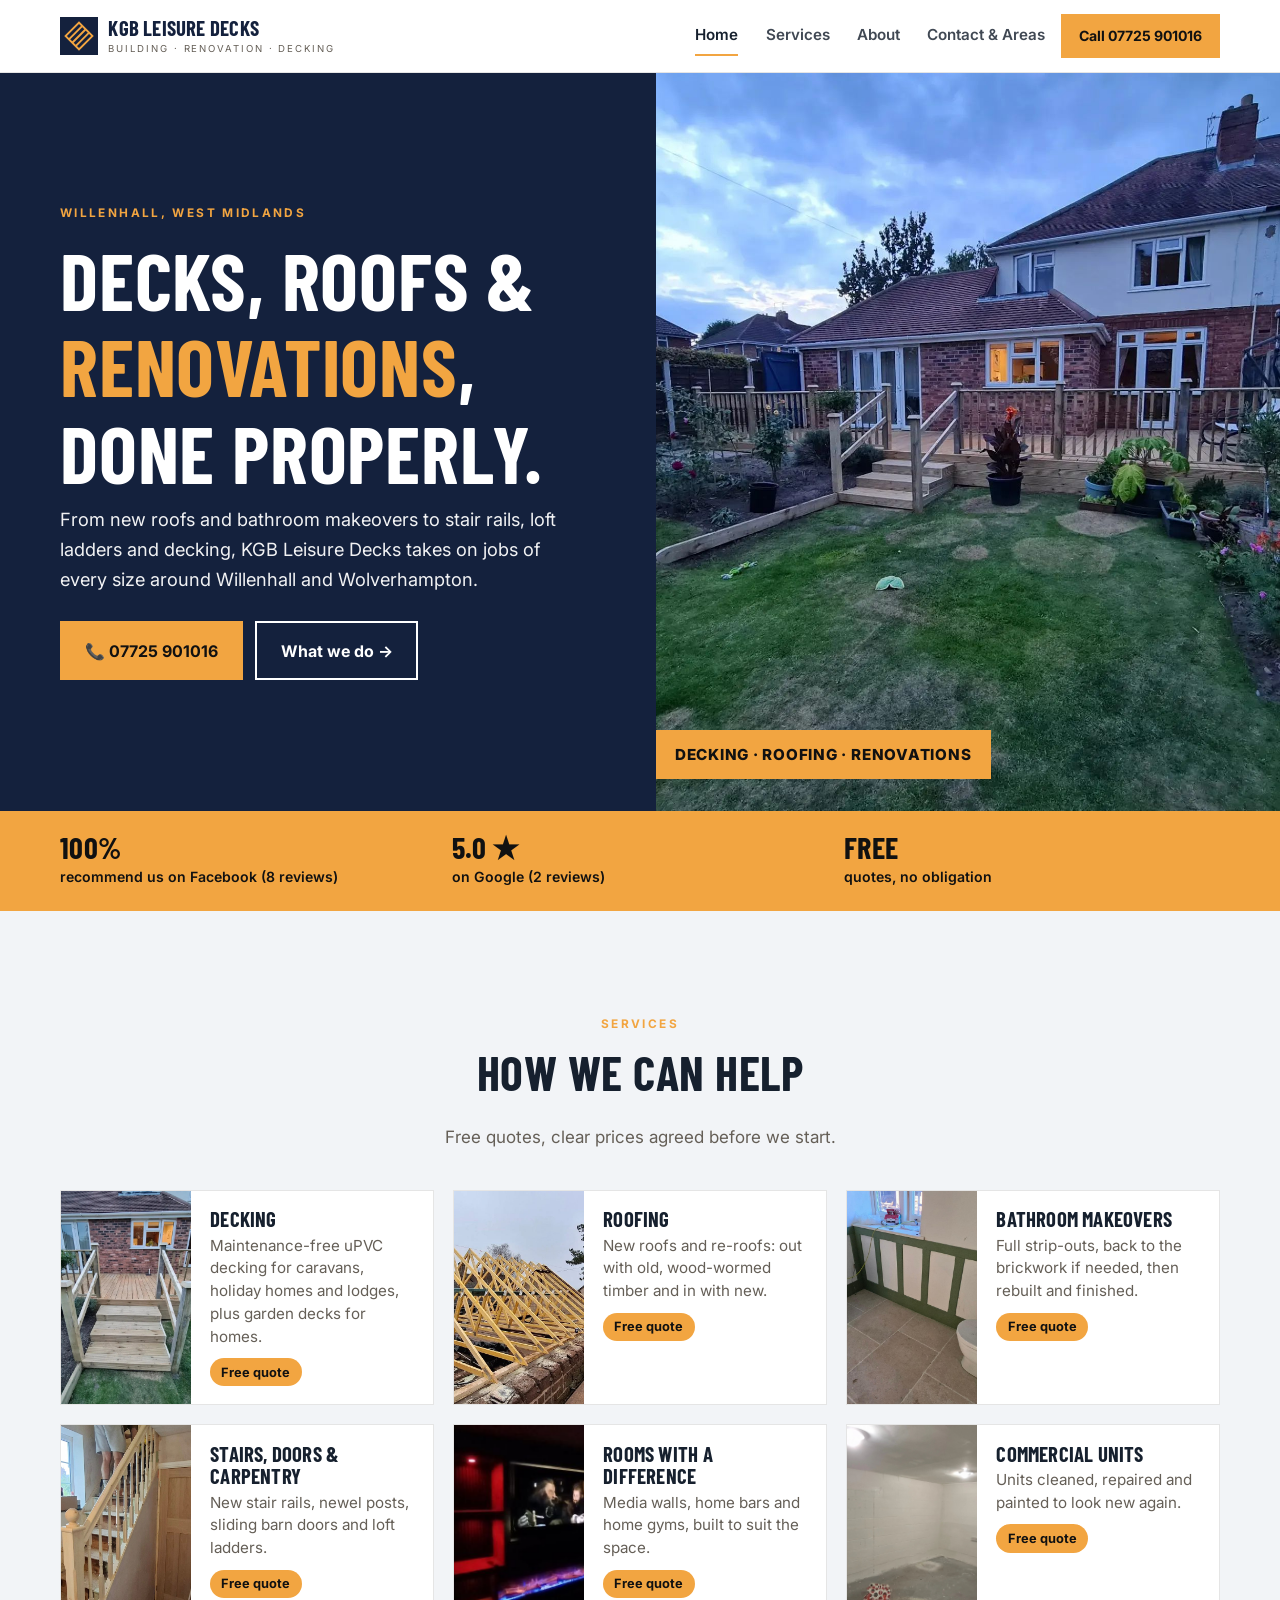
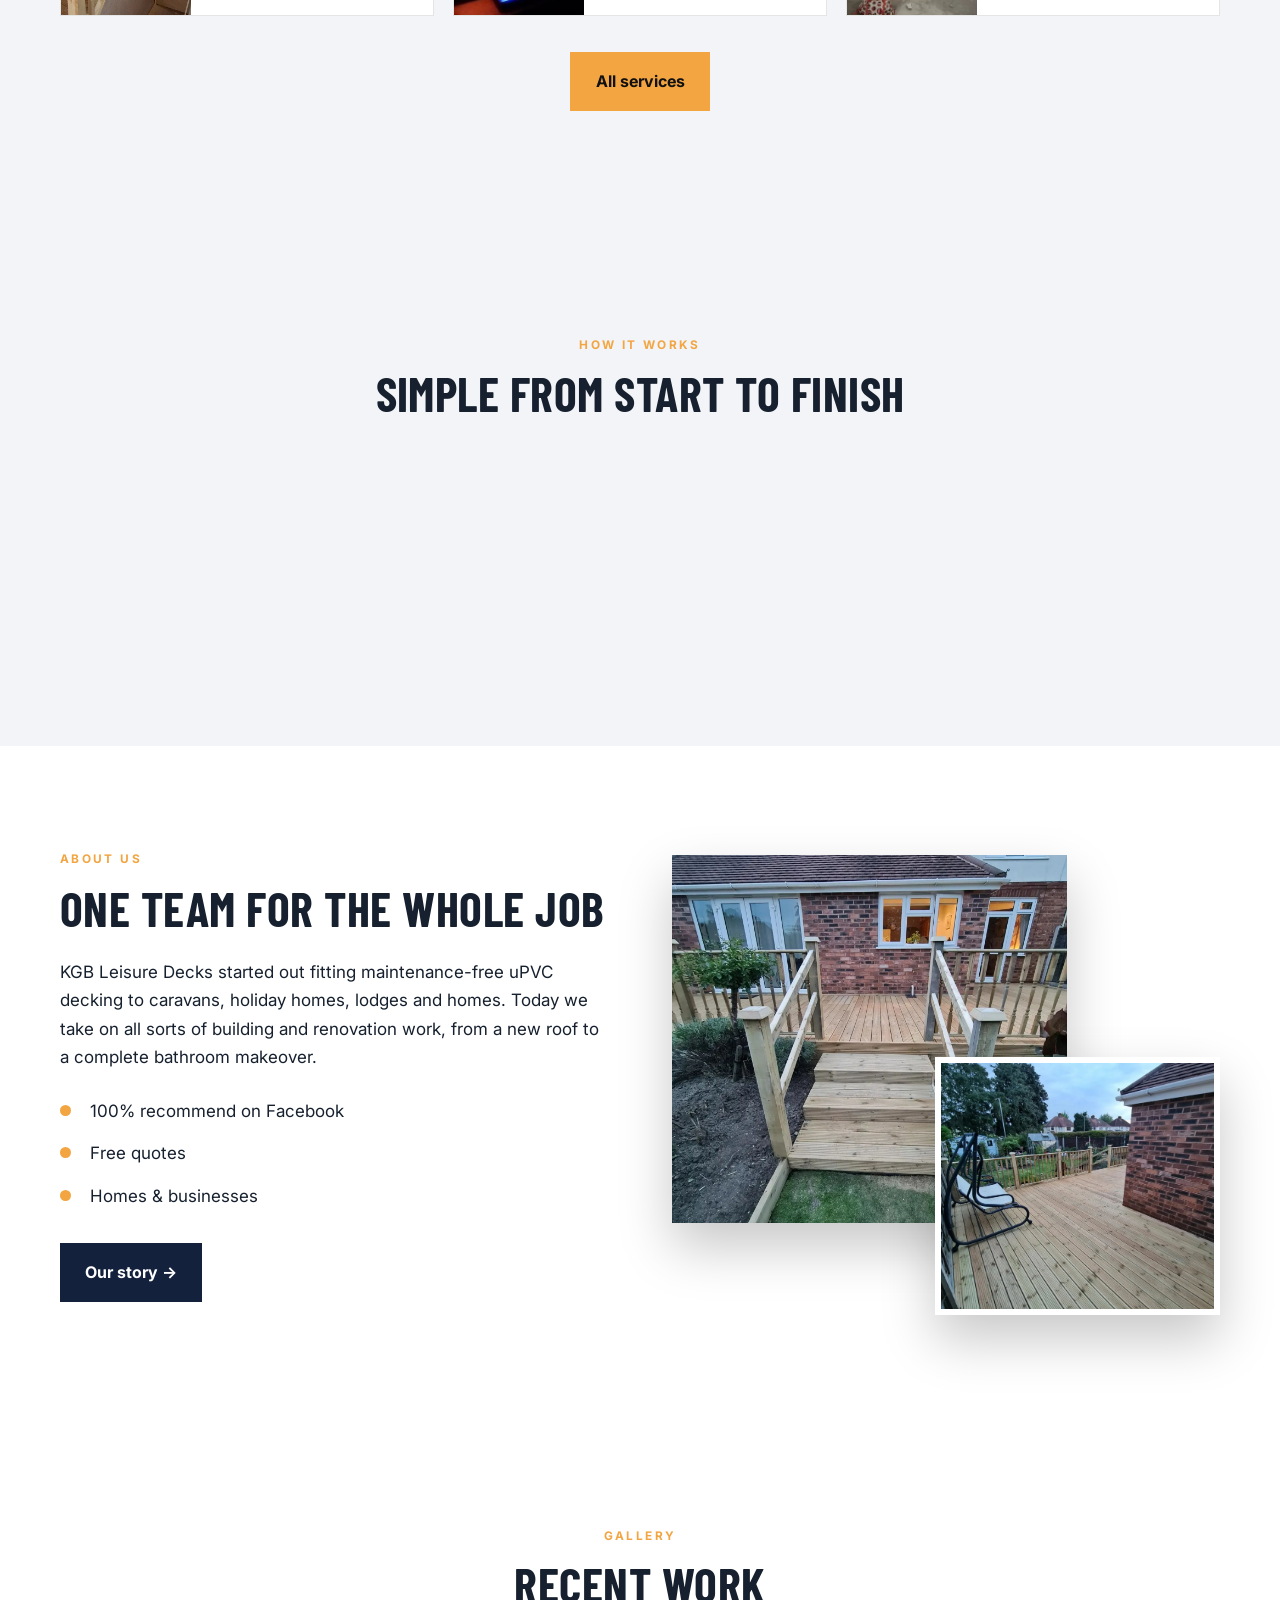
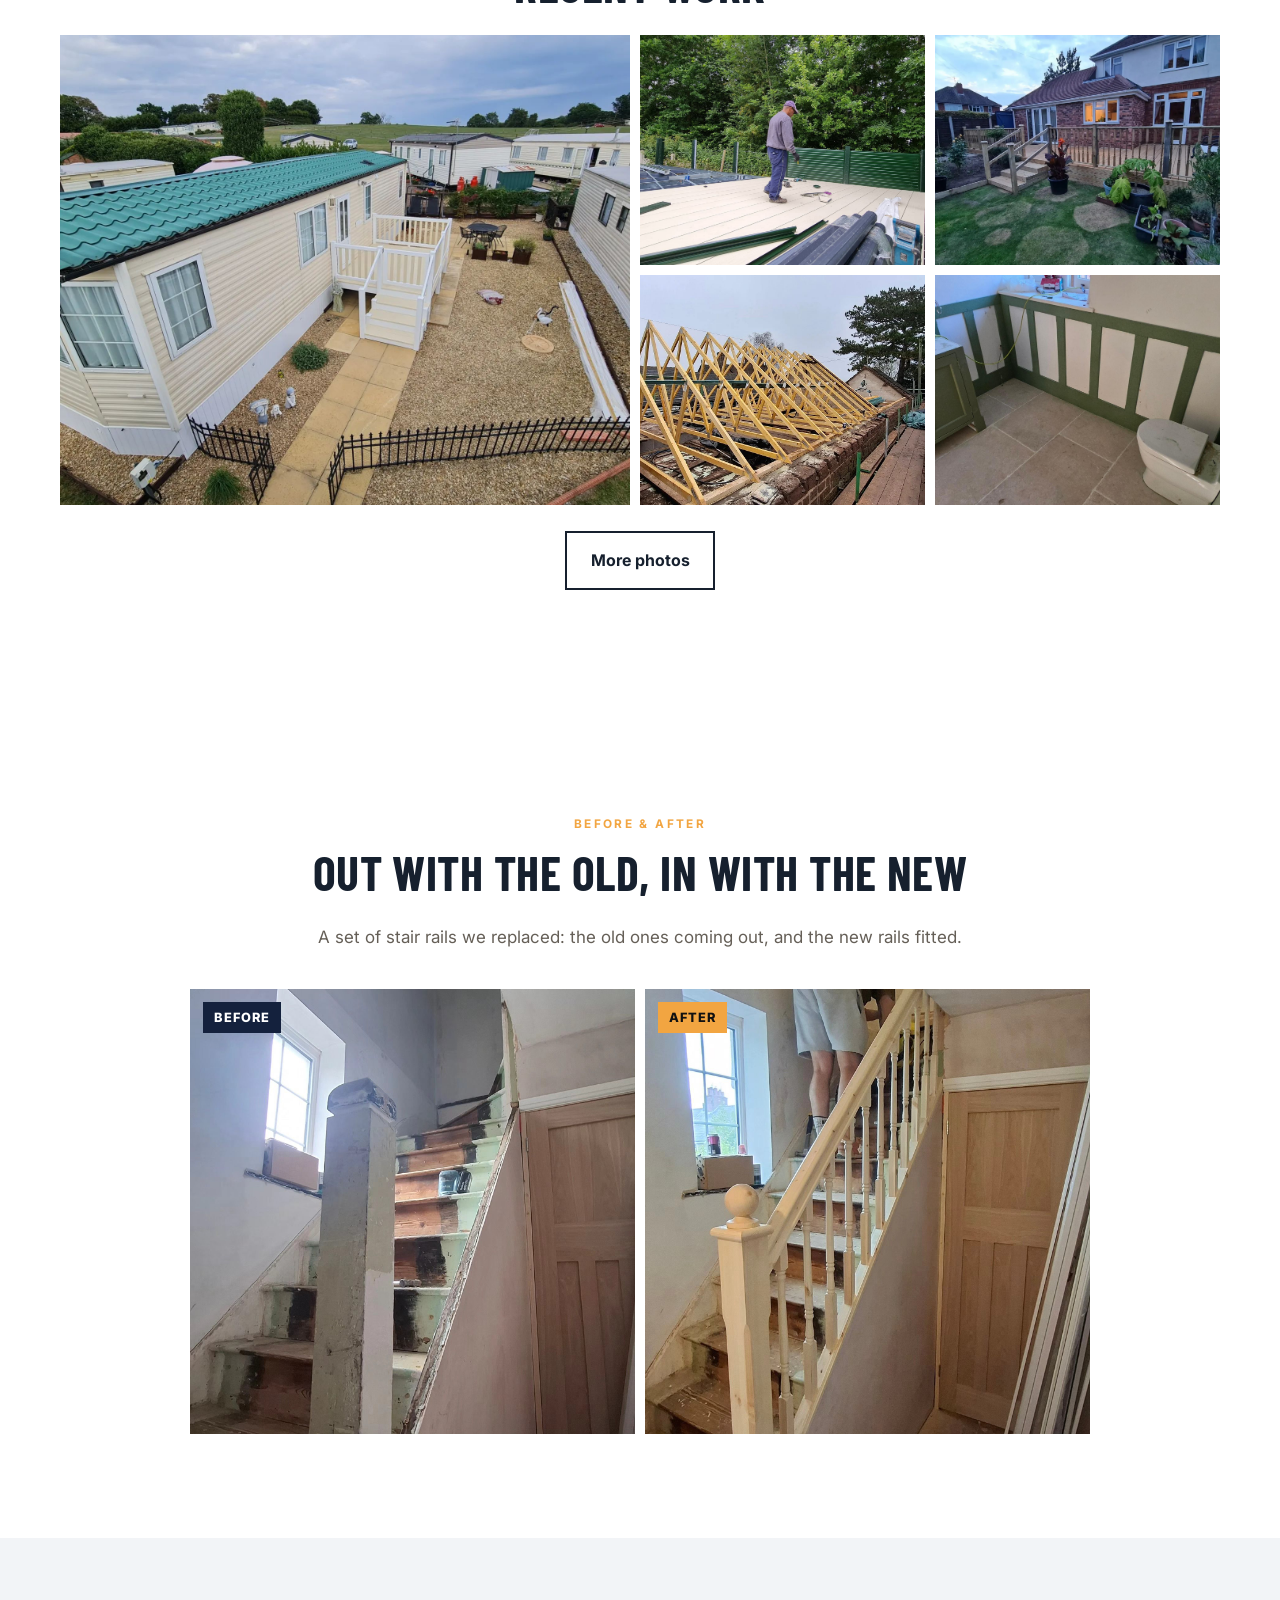
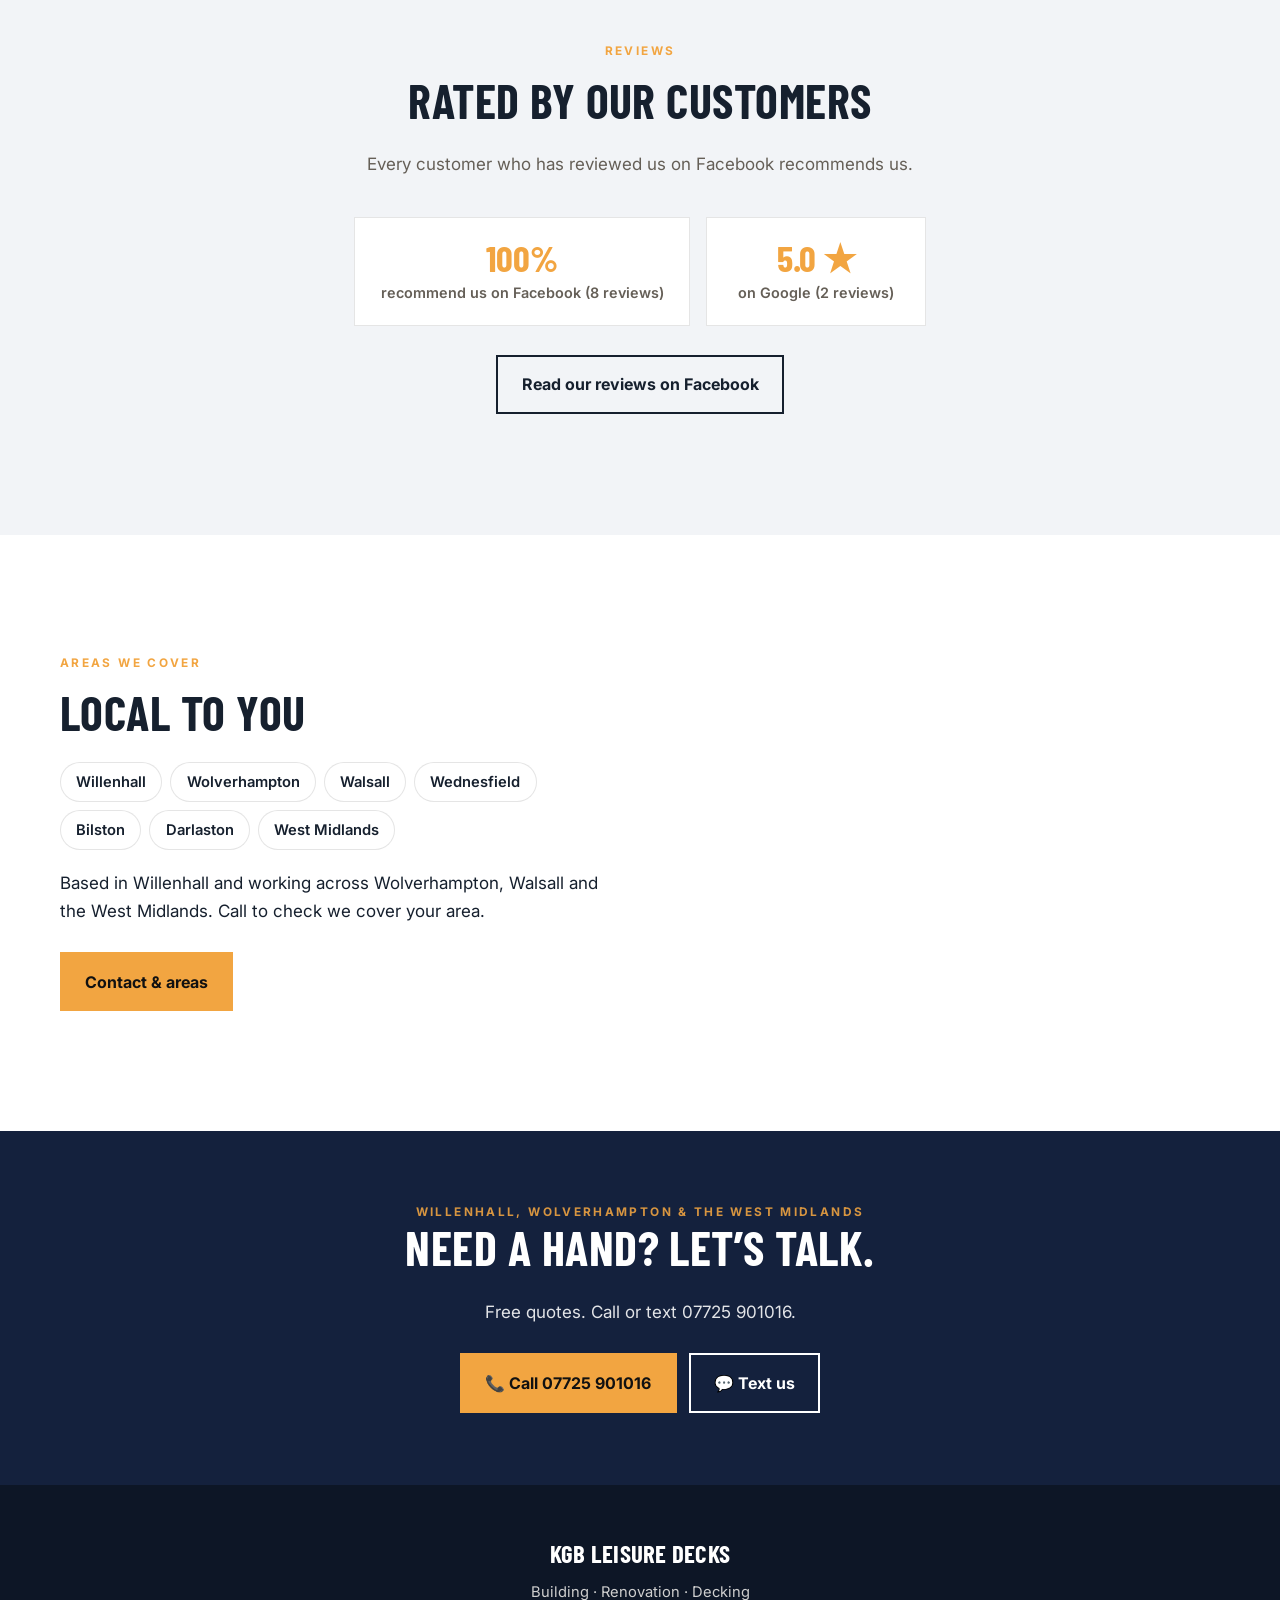
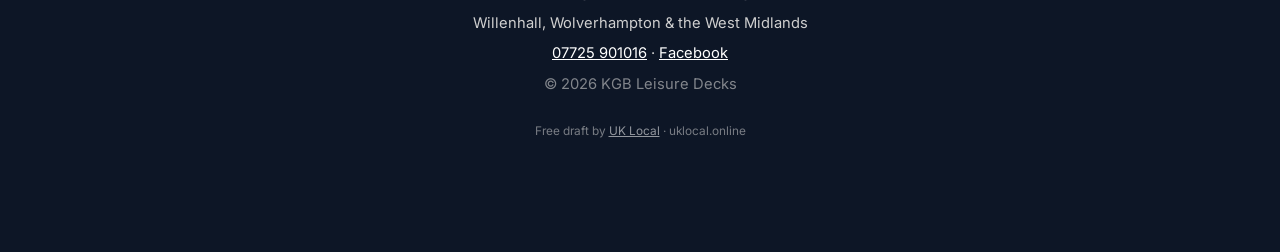
<file: index.html>
<!doctype html><html lang="en-GB"><head><meta charset="utf-8"><meta name="viewport" content="width=device-width,initial-scale=1">
<title>KGB Leisure Decks | Building in Willenhall, West Midlands</title><meta name="description" content="From new roofs and bathroom makeovers to stair rails, loft ladders and decking, KGB Leisure Decks takes on jobs of every size around Willenhall and Wolverhampton."><meta name="robots" content="noindex, nofollow"><meta name="theme-color" content="#14213d">
<meta property="og:title" content="KGB Leisure Decks | Willenhall, West Midlands"><meta property="og:description" content="From new roofs and bathroom makeovers to stair rails, loft ladders and decking, KGB Leisure Decks takes on jobs of every size around Willenhall and Wolverhampton."><meta property="og:image" content="https://kgbleisuredecks.uklocal.online/assets/images/garden-deck.jpg">
<link rel="icon" href="data:image/svg+xml,%3Csvg%20viewBox%3D%220%200%2040%2040%22%20xmlns%3D%22http%3A//www.w3.org/2000/svg%22%3E%3Crect%20width%3D%2240%22%20height%3D%2240%22%20fill%3D%22%2314213d%22/%3E%3Cg%20transform%3D%22rotate%2845%2020%2020%29%22%20fill%3D%22none%22%20stroke%3D%22%23f2a541%22%20stroke-width%3D%222%22%3E%3Crect%20x%3D%2210%22%20y%3D%2210%22%20width%3D%2220%22%20height%3D%2220%22/%3E%3Cpath%20d%3D%22M15%2010v20M20%2010v20M25%2010v20%22/%3E%3C/g%3E%3C/svg%3E">
<link rel="preconnect" href="https://fonts.googleapis.com"><link rel="preconnect" href="https://fonts.gstatic.com" crossorigin>
<link href="https://fonts.googleapis.com/css2?family=Barlow+Condensed:wght@400;600;700;800&family=Inter:wght@400;500;600;700;800&display=swap" rel="stylesheet"><link rel="stylesheet" href="css/styles.css"></head><body>
<header class="nav"><div class="wrap nav-in"><a class="brand" href="index.html"><svg viewBox="0 0 40 40" aria-hidden="true"><rect width="40" height="40" fill="var(--a)"/><g transform="rotate(45 20 20)" fill="none" stroke="var(--b)" stroke-width="2"><rect x="10" y="10" width="20" height="20"/><path d="M15 10v20M20 10v20M25 10v20"/></g></svg><span><b>KGB Leisure Decks</b><small>Building · Renovation · Decking</small></span></a>
<nav class="links" id="links"><a href="index.html" class=on>Home</a><a href="services.html">Services</a><a href="about.html">About</a><a href="contact.html">Contact &amp; Areas</a></nav><a class="btn sm" href="tel:+447725901016">Call 07725 901016</a><button class="burger" id="burger" aria-label="Menu"><span></span><span></span><span></span></button></div></header><main><section class="hero block"><div class="grid2"><div class="hero-in rv"><p class="eyebrow">Willenhall, West Midlands</p><h1>Decks, roofs &amp; <em>renovations</em>, done properly.</h1><p class="lead">From new roofs and bathroom makeovers to stair rails, loft ladders and decking, KGB Leisure Decks takes on jobs of every size around Willenhall and Wolverhampton.</p>
<div class="cta"><a class="btn" href="tel:+447725901016">📞 07725 901016</a><a class="btn ghost" style="color:#fff" href="services.html">What we do →</a></div></div>
<div class="pic"><img src="assets/images/garden-deck.jpg" alt="Raised garden deck with steps and lighting"><span class="tag">Decking · Roofing · Renovations</span></div></div></section><div class="statbar"><div class="wrap"><div><b>100%</b><span>recommend us on Facebook (8 reviews)</span></div><div><b>5.0 ★</b><span>on Google (2 reviews)</span></div><div><b>Free</b><span>quotes, no obligation</span></div></div></div><section class="s alt"><div class="wrap"><p class="eyebrow center">Services</p><h2 class="center">How we can help</h2><p class="center sub">Free quotes, clear prices agreed before we start.</p><div class="svcs"><article class="svc rv"><img src="assets/images/deck-steps.jpg" alt="Deck steps and handrails" loading="lazy"><div><h3>Decking</h3><p>Maintenance-free uPVC decking for caravans, holiday homes and lodges, plus garden decks for homes.</p><span class="price">Free quote</span></div></article><article class="svc rv"><img src="assets/images/roof-trusses.jpg" alt="New roof trusses going on" loading="lazy"><div><h3>Roofing</h3><p>New roofs and re-roofs: out with old, wood-wormed timber and in with new.</p><span class="price">Free quote</span></div></article><article class="svc rv"><img src="assets/images/bathroom-panelling.jpg" alt="Bathroom makeover with green panelling" loading="lazy"><div><h3>Bathroom makeovers</h3><p>Full strip-outs, back to the brickwork if needed, then rebuilt and finished.</p><span class="price">Free quote</span></div></article><article class="svc rv"><img src="assets/images/staircase-new.jpg" alt="New stair rails fitted" loading="lazy"><div><h3>Stairs, doors &amp; carpentry</h3><p>New stair rails, newel posts, sliding barn doors and loft ladders.</p><span class="price">Free quote</span></div></article><article class="svc rv"><img src="assets/images/media-wall.jpg" alt="Media wall with fire and lighting" loading="lazy"><div><h3>Rooms with a difference</h3><p>Media walls, home bars and home gyms, built to suit the space.</p><span class="price">Free quote</span></div></article><article class="svc rv"><img src="assets/images/unit-after.jpg" alt="Commercial unit cleaned and painted" loading="lazy"><div><h3>Commercial units</h3><p>Units cleaned, repaired and painted to look new again.</p><span class="price">Free quote</span></div></article></div><p class="center" style="margin-top:2.2rem"><a class="btn" href="services.html">All services</a></p></div></section>
<section class="s alt"><div class="wrap"><p class="eyebrow center">How it works</p><h2 class="center">Simple from start to finish</h2><div class="steps"><div class="step rv"><h3>Call or text</h3><p>Ring 07725 901016 and tell us about the job.</p></div><div class="step rv"><h3>Free quote</h3><p>We come out, take a look and give you a clear price.</p></div><div class="step rv"><h3>Job done</h3><p>We get stuck in and leave it looking new.</p></div></div></div></section><section class="s"><div class="wrap two"><div class="rv"><p class="eyebrow">About us</p><h2>One team for the whole job</h2><p>KGB Leisure Decks started out fitting maintenance-free uPVC decking to caravans, holiday homes, lodges and homes. Today we take on all sorts of building and renovation work, from a new roof to a complete bathroom makeover.</p><ul class="ticks"><li>100% recommend on Facebook</li><li>Free quotes</li><li>Homes &amp; businesses</li></ul><p style="margin-top:1.6rem"><a class="btn alt" href="about.html">Our story →</a></p></div>
<figure class="stack rv"><img class="a1" src="assets/images/deck-steps.jpg" alt="Deck steps and handrails" loading="lazy"><img class="a2" src="assets/images/deck-boards.jpg" alt="New decking boards and balustrade" loading="lazy"></figure></div></section><section class="s"><div class="wrap"><p class="eyebrow center">Gallery</p><h2 class="center">Recent work</h2><div class="strip rv"><a href="assets/images/caravan-park.jpg" data-lb="Caravan deck and garden makeover"><img src="assets/images/caravan-park.jpg" alt="Caravan deck and garden makeover" loading="lazy"></a><a href="assets/images/deck-build.jpg" data-lb="Deck build in progress"><img src="assets/images/deck-build.jpg" alt="Deck build in progress" loading="lazy"></a><a href="assets/images/deck-dusk.jpg" data-lb="Finished deck at dusk"><img src="assets/images/deck-dusk.jpg" alt="Finished deck at dusk" loading="lazy"></a><a href="assets/images/roof-trusses.jpg" data-lb="New roof trusses going on"><img src="assets/images/roof-trusses.jpg" alt="New roof trusses going on" loading="lazy"></a><a href="assets/images/bathroom-panelling.jpg" data-lb="Bathroom makeover with green panelling"><img src="assets/images/bathroom-panelling.jpg" alt="Bathroom makeover with green panelling" loading="lazy"></a></div><p class="center" style="margin-top:1.6rem"><a class="btn ghost" href="about.html#gallery">More photos</a></p></div></section><section class="s"><div class="wrap"><p class="eyebrow center">Before &amp; after</p><h2 class="center">Out with the old, in with the new</h2><p class="center sub">A set of stair rails we replaced: the old ones coming out, and the new rails fitted.</p><div class="ba rv"><figure><img src="assets/images/stairs-before.jpg" alt="Old stair rails coming out" loading="lazy"><figcaption>Before</figcaption></figure><figure><img src="assets/images/staircase-new.jpg" alt="New stair rails fitted" loading="lazy"><figcaption>After</figcaption></figure></div></div></section><section class="s alt"><div class="wrap"><p class="eyebrow center">Reviews</p><h2 class="center">Rated by our customers</h2><p class="center sub">Every customer who has reviewed us on Facebook recommends us.</p><div class="rates"><div class="rate rv"><b>100%</b><span>recommend us on Facebook (8 reviews)</span></div><div class="rate rv"><b>5.0 ★</b><span>on Google (2 reviews)</span></div></div><p class="center" style="margin-top:1.8rem"><a class="btn ghost" href="https://www.facebook.com/kgbleisure/" rel="noopener">Read our reviews on Facebook</a></p></div></section><section class="s"><div class="wrap two"><div class="rv"><p class="eyebrow">Areas we cover</p><h2>Local to you</h2><div class="chips"><span>Willenhall</span><span>Wolverhampton</span><span>Walsall</span><span>Wednesfield</span><span>Bilston</span><span>Darlaston</span><span>West Midlands</span></div><p>Based in Willenhall and working across Wolverhampton, Walsall and the West Midlands. Call to check we cover your area.</p><div class="cta"><a class="btn" href="contact.html">Contact &amp; areas</a></div></div><div class="map rv"><iframe title="Map: Willenhall, West Midlands" loading="lazy" referrerpolicy="no-referrer-when-downgrade" src="https://www.google.com/maps?q=Willenhall%2C+West+Midlands%2C+UK&z=12&output=embed" style="height:380px"></iframe></div></div></section><section class="band"><div class="wrap rv"><p class="eyebrow">Willenhall, Wolverhampton &amp; the West Midlands</p><h2>Need a hand? Let’s talk.</h2><p>Free quotes. Call or text 07725 901016.</p>
<div class="cta"><a class="btn" href="tel:+447725901016">📞 Call 07725 901016</a><a class="btn ghost" style="color:#fff" href="sms:+447725901016">💬 Text us</a></div></div></section></main>
<footer class="foot"><div class="wrap"><b>KGB Leisure Decks</b><p>Building · Renovation · Decking</p><p>Willenhall, Wolverhampton &amp; the West Midlands</p>
<p><a href="tel:+447725901016">07725 901016</a> · <a href="https://www.facebook.com/kgbleisure/" rel="noopener">Facebook</a></p><p style="opacity:.6">© 2026 KGB Leisure Decks</p>
<p class="ex">Free draft by <a href="https://uklocal.online">UK Local</a> · uklocal.online</p></div></footer>
<div class="mbar"><a class="call" href="tel:+447725901016">📞 Call</a><a href="sms:+447725901016">💬 Text</a><a href="contact.html">📍 Areas</a></div>
<div class="lb" id="lb"><button aria-label="Close">×</button><img alt=""><p></p></div><script src="js/main.js"></script></body></html>
</file>
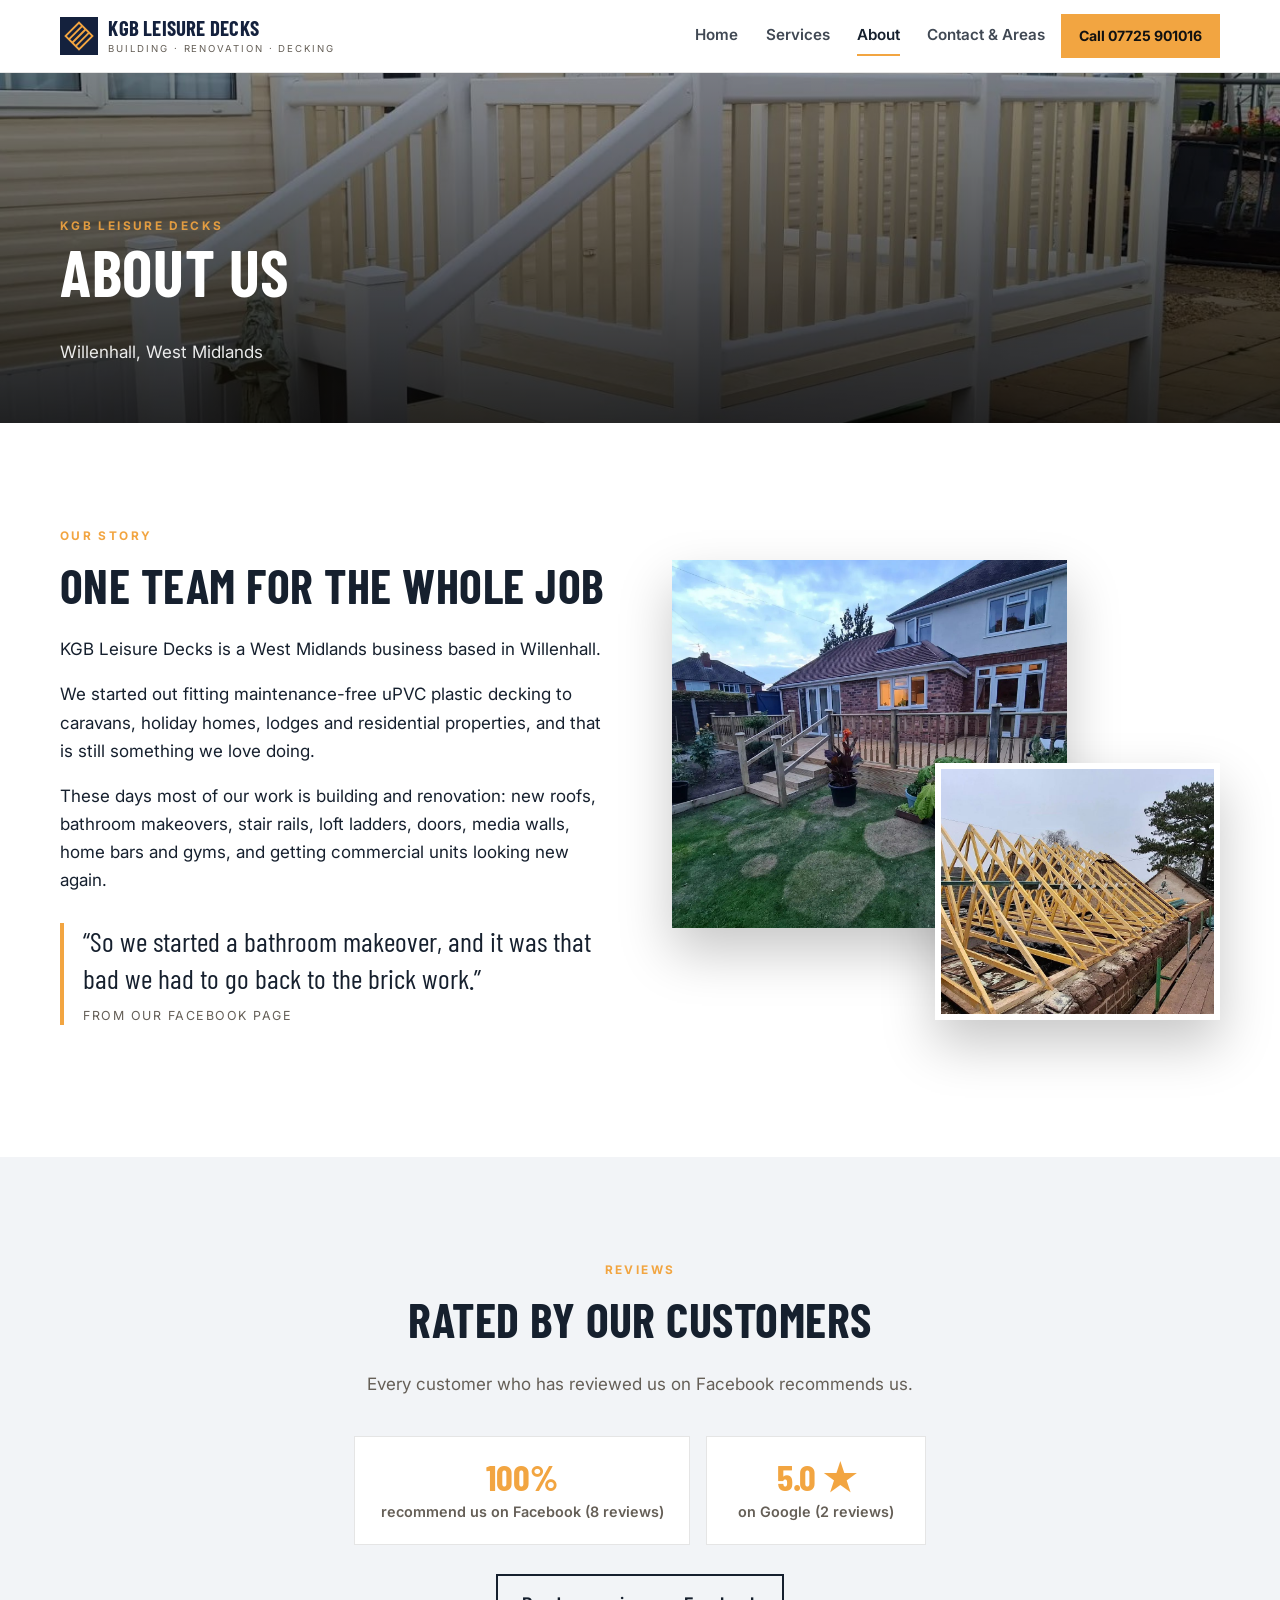
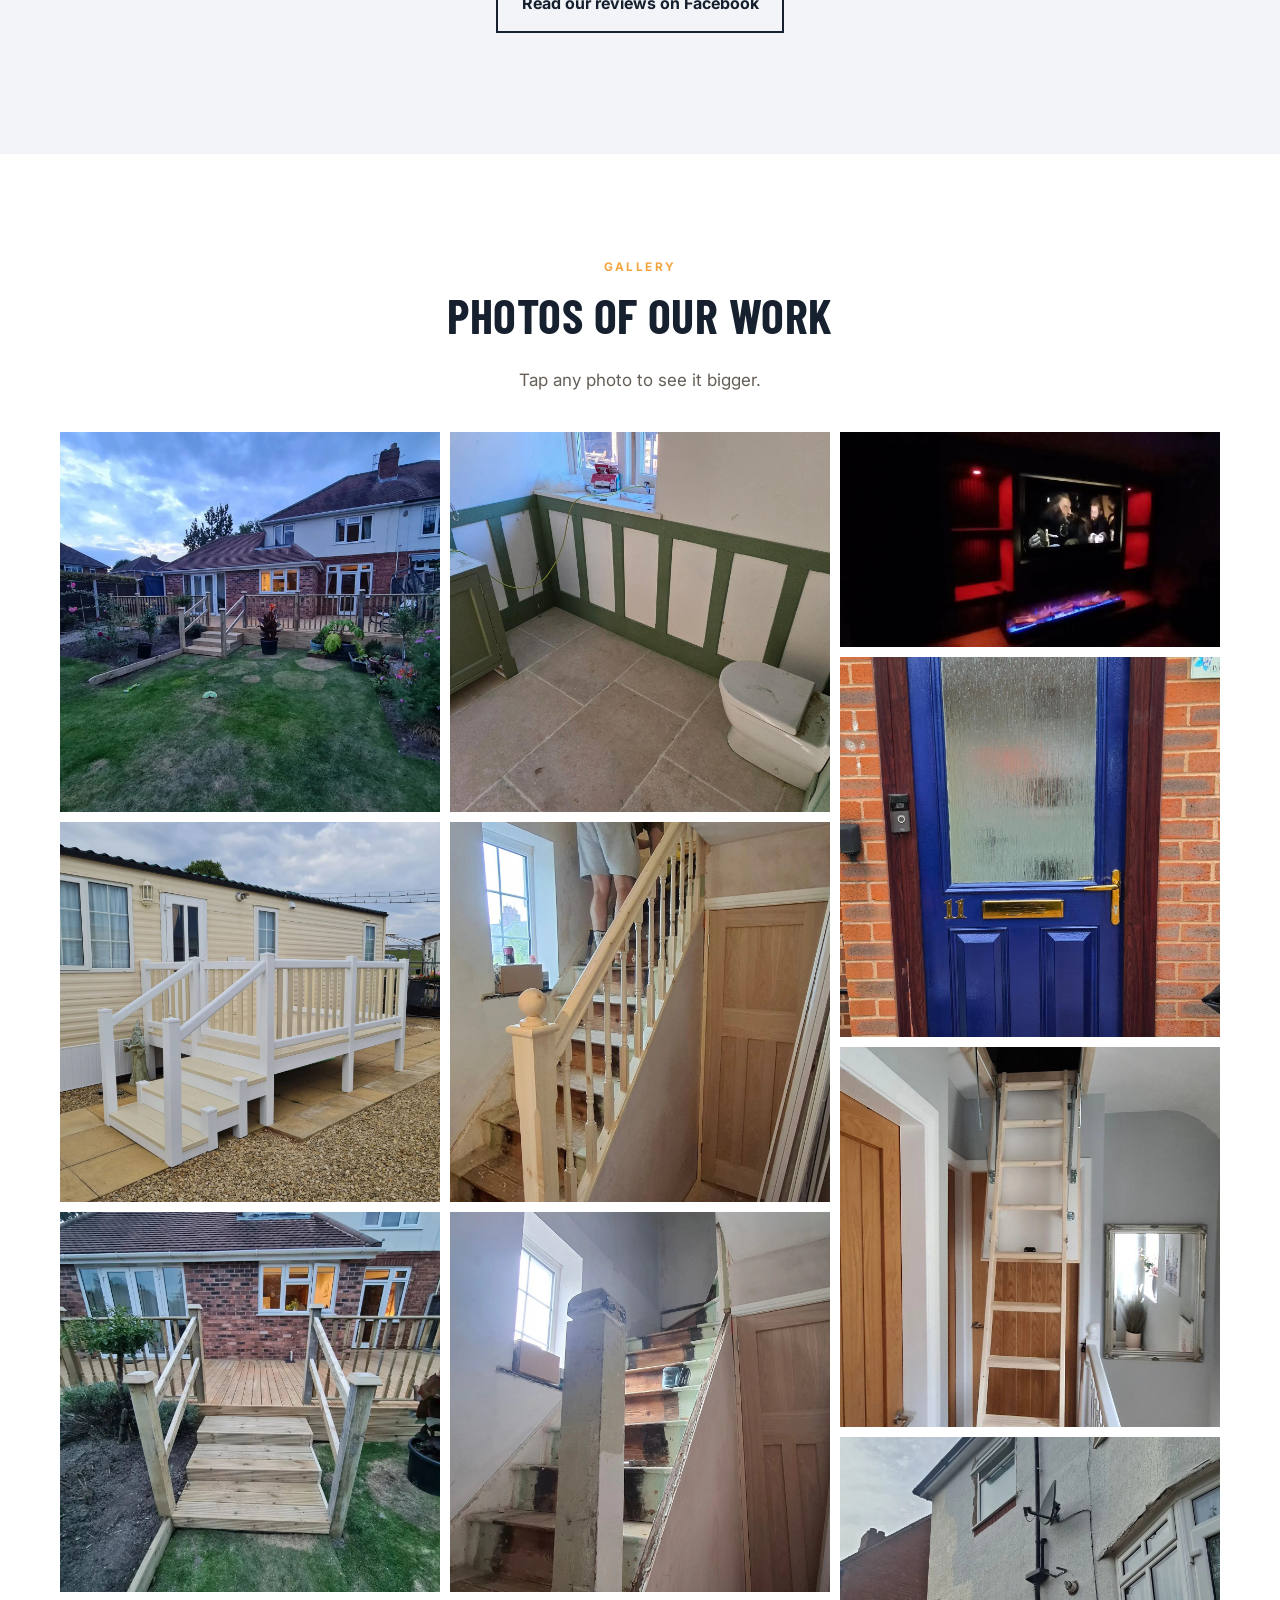
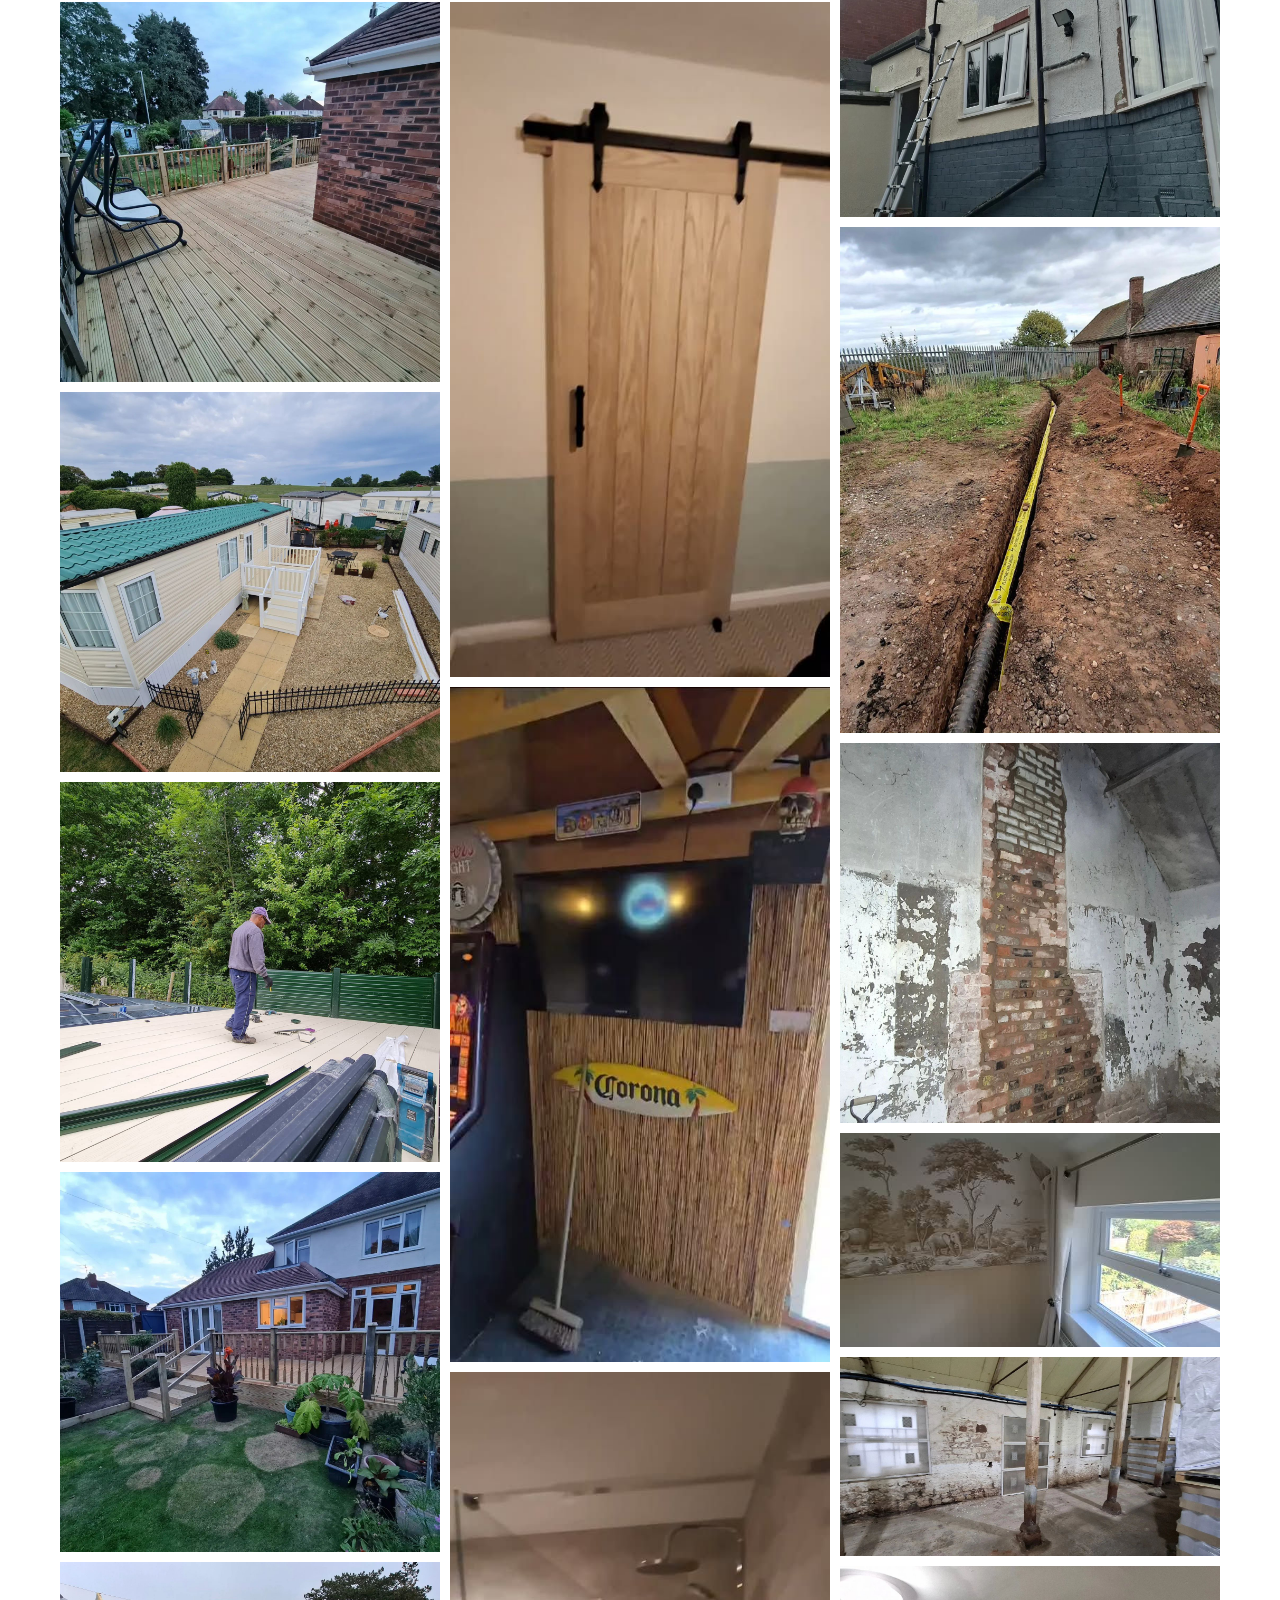
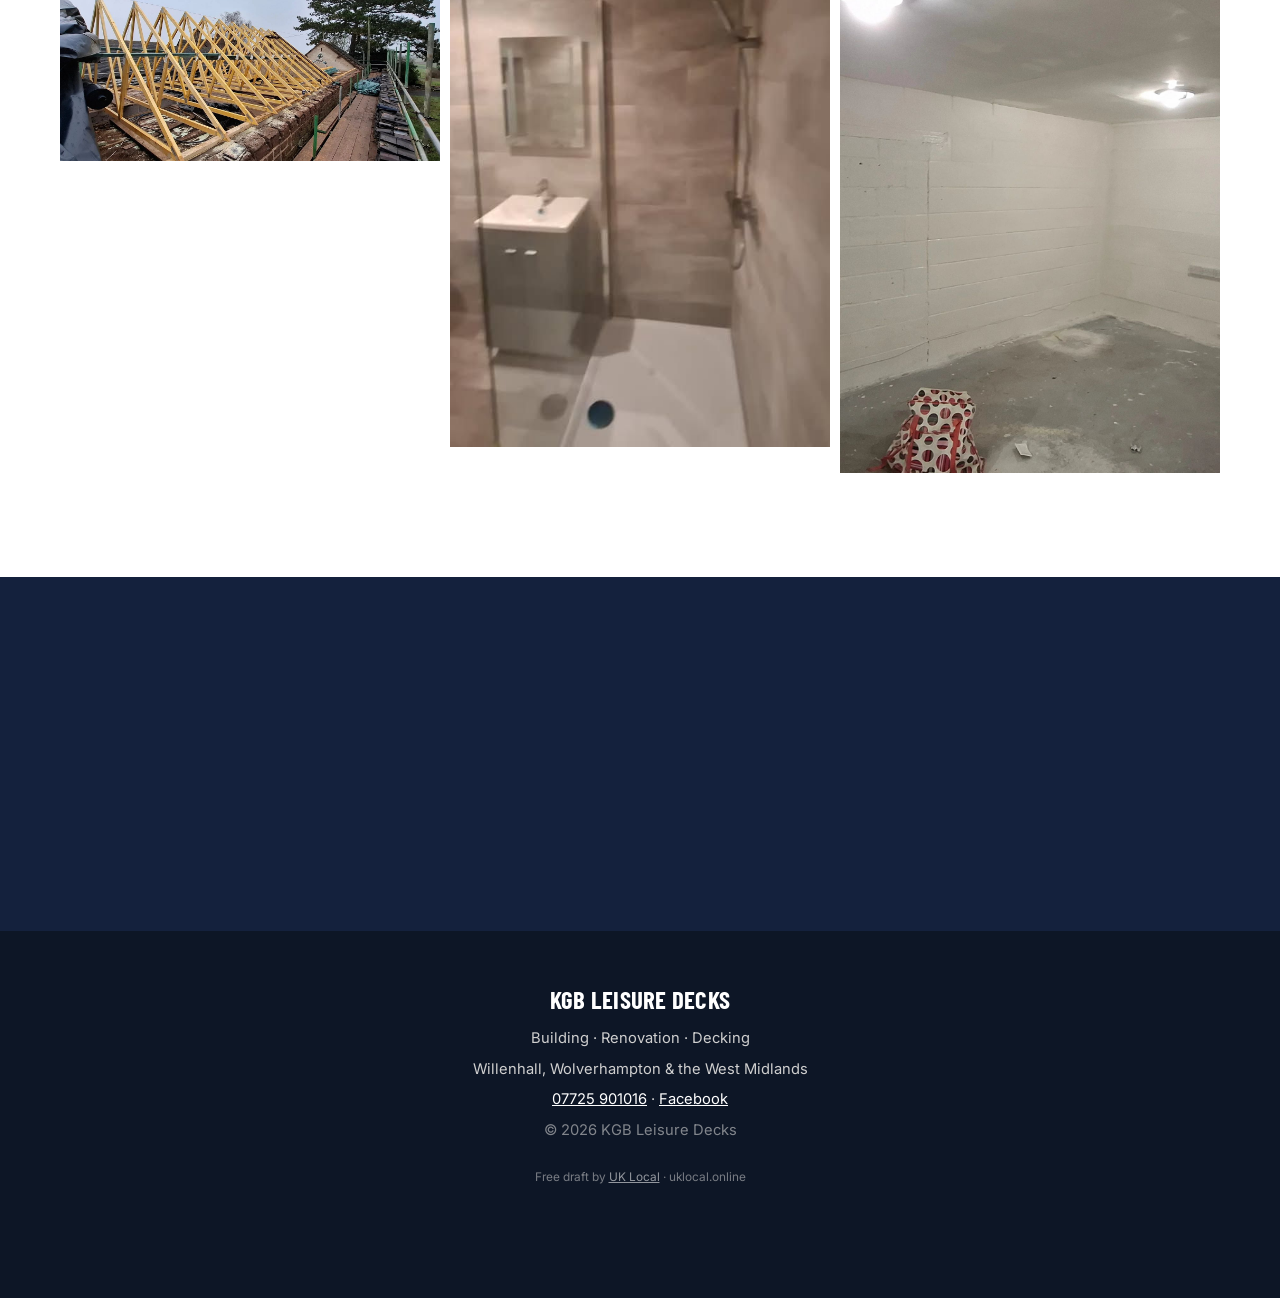
<file: about.html>
<!doctype html><html lang="en-GB"><head><meta charset="utf-8"><meta name="viewport" content="width=device-width,initial-scale=1">
<title>About | KGB Leisure Decks</title><meta name="description" content="KGB Leisure Decks is a West Midlands business based in Willenhall."><meta name="robots" content="noindex, nofollow"><meta name="theme-color" content="#14213d">
<meta property="og:title" content="KGB Leisure Decks | Willenhall, West Midlands"><meta property="og:description" content="KGB Leisure Decks is a West Midlands business based in Willenhall."><meta property="og:image" content="https://kgbleisuredecks.uklocal.online/assets/images/garden-deck.jpg">
<link rel="icon" href="data:image/svg+xml,%3Csvg%20viewBox%3D%220%200%2040%2040%22%20xmlns%3D%22http%3A//www.w3.org/2000/svg%22%3E%3Crect%20width%3D%2240%22%20height%3D%2240%22%20fill%3D%22%2314213d%22/%3E%3Cg%20transform%3D%22rotate%2845%2020%2020%29%22%20fill%3D%22none%22%20stroke%3D%22%23f2a541%22%20stroke-width%3D%222%22%3E%3Crect%20x%3D%2210%22%20y%3D%2210%22%20width%3D%2220%22%20height%3D%2220%22/%3E%3Cpath%20d%3D%22M15%2010v20M20%2010v20M25%2010v20%22/%3E%3C/g%3E%3C/svg%3E">
<link rel="preconnect" href="https://fonts.googleapis.com"><link rel="preconnect" href="https://fonts.gstatic.com" crossorigin>
<link href="https://fonts.googleapis.com/css2?family=Barlow+Condensed:wght@400;600;700;800&family=Inter:wght@400;500;600;700;800&display=swap" rel="stylesheet"><link rel="stylesheet" href="css/styles.css"></head><body>
<header class="nav"><div class="wrap nav-in"><a class="brand" href="index.html"><svg viewBox="0 0 40 40" aria-hidden="true"><rect width="40" height="40" fill="var(--a)"/><g transform="rotate(45 20 20)" fill="none" stroke="var(--b)" stroke-width="2"><rect x="10" y="10" width="20" height="20"/><path d="M15 10v20M20 10v20M25 10v20"/></g></svg><span><b>KGB Leisure Decks</b><small>Building · Renovation · Decking</small></span></a>
<nav class="links" id="links"><a href="index.html">Home</a><a href="services.html">Services</a><a href="about.html" class=on>About</a><a href="contact.html">Contact &amp; Areas</a></nav><a class="btn sm" href="tel:+447725901016">Call 07725 901016</a><button class="burger" id="burger" aria-label="Menu"><span></span><span></span><span></span></button></div></header><main><section class="phero"><img src="assets/images/caravan-deck.jpg" alt=""><div class="shade"></div><div class="wrap rv"><p class="eyebrow">KGB Leisure Decks</p><h1>About us</h1><p>Willenhall, West Midlands</p></div></section>
<section class="s"><div class="wrap two"><div class="rv"><p class="eyebrow">Our story</p><h2>One team for the whole job</h2><p>KGB Leisure Decks is a West Midlands business based in Willenhall.</p><p>We started out fitting maintenance-free uPVC plastic decking to caravans, holiday homes, lodges and residential properties, and that is still something we love doing.</p><p>These days most of our work is building and renovation: new roofs, bathroom makeovers, stair rails, loft ladders, doors, media walls, home bars and gyms, and getting commercial units looking new again.</p><p class="pull">“So we started a bathroom makeover, and it was that bad we had to go back to the brick work.”<small>From our Facebook page</small></p></div><figure class="stack rv"><img class="a1" src="assets/images/deck-dusk.jpg" alt="Finished deck at dusk" loading="lazy"><img class="a2" src="assets/images/roof-trusses.jpg" alt="New roof trusses going on" loading="lazy"></figure></div></section>
<section class="s alt"><div class="wrap"><p class="eyebrow center">Reviews</p><h2 class="center">Rated by our customers</h2><p class="center sub">Every customer who has reviewed us on Facebook recommends us.</p><div class="rates"><div class="rate rv"><b>100%</b><span>recommend us on Facebook (8 reviews)</span></div><div class="rate rv"><b>5.0 ★</b><span>on Google (2 reviews)</span></div></div><p class="center" style="margin-top:1.8rem"><a class="btn ghost" href="https://www.facebook.com/kgbleisure/" rel="noopener">Read our reviews on Facebook</a></p></div></section><section class="s" id="gallery"><div class="wrap"><p class="eyebrow center">Gallery</p><h2 class="center">Photos of our work</h2><p class="center sub">Tap any photo to see it bigger.</p><div class="gal"><a href="assets/images/garden-deck.jpg" data-lb="Raised garden deck with steps and lighting"><img src="assets/images/garden-deck.jpg" alt="Raised garden deck with steps and lighting" loading="lazy"></a><a href="assets/images/caravan-deck.jpg" data-lb="uPVC deck and steps on a holiday caravan"><img src="assets/images/caravan-deck.jpg" alt="uPVC deck and steps on a holiday caravan" loading="lazy"></a><a href="assets/images/deck-steps.jpg" data-lb="Deck steps and handrails"><img src="assets/images/deck-steps.jpg" alt="Deck steps and handrails" loading="lazy"></a><a href="assets/images/deck-boards.jpg" data-lb="New decking boards and balustrade"><img src="assets/images/deck-boards.jpg" alt="New decking boards and balustrade" loading="lazy"></a><a href="assets/images/caravan-park.jpg" data-lb="Caravan deck and garden makeover"><img src="assets/images/caravan-park.jpg" alt="Caravan deck and garden makeover" loading="lazy"></a><a href="assets/images/deck-build.jpg" data-lb="Deck build in progress"><img src="assets/images/deck-build.jpg" alt="Deck build in progress" loading="lazy"></a><a href="assets/images/deck-dusk.jpg" data-lb="Finished deck at dusk"><img src="assets/images/deck-dusk.jpg" alt="Finished deck at dusk" loading="lazy"></a><a href="assets/images/roof-trusses.jpg" data-lb="New roof trusses going on"><img src="assets/images/roof-trusses.jpg" alt="New roof trusses going on" loading="lazy"></a><a href="assets/images/bathroom-panelling.jpg" data-lb="Bathroom makeover with green panelling"><img src="assets/images/bathroom-panelling.jpg" alt="Bathroom makeover with green panelling" loading="lazy"></a><a href="assets/images/staircase-new.jpg" data-lb="New stair rails fitted"><img src="assets/images/staircase-new.jpg" alt="New stair rails fitted" loading="lazy"></a><a href="assets/images/stairs-before.jpg" data-lb="Old stair rails coming out"><img src="assets/images/stairs-before.jpg" alt="Old stair rails coming out" loading="lazy"></a><a href="assets/images/barn-door.jpg" data-lb="Oak-effect sliding barn door"><img src="assets/images/barn-door.jpg" alt="Oak-effect sliding barn door" loading="lazy"></a><a href="assets/images/home-bar.jpg" data-lb="Home bar in a garage"><img src="assets/images/home-bar.jpg" alt="Home bar in a garage" loading="lazy"></a><a href="assets/images/shower-room.jpg" data-lb="Walk-in shower room"><img src="assets/images/shower-room.jpg" alt="Walk-in shower room" loading="lazy"></a><a href="assets/images/media-wall.jpg" data-lb="Media wall with fire and lighting"><img src="assets/images/media-wall.jpg" alt="Media wall with fire and lighting" loading="lazy"></a><a href="assets/images/front-door.jpg" data-lb="New blue composite front door"><img src="assets/images/front-door.jpg" alt="New blue composite front door" loading="lazy"></a><a href="assets/images/loft-ladder.jpg" data-lb="New loft ladder fitted"><img src="assets/images/loft-ladder.jpg" alt="New loft ladder fitted" loading="lazy"></a><a href="assets/images/render.jpg" data-lb="Exterior render and new downpipes"><img src="assets/images/render.jpg" alt="Exterior render and new downpipes" loading="lazy"></a><a href="assets/images/groundworks.jpg" data-lb="Groundworks: moving the water pipes"><img src="assets/images/groundworks.jpg" alt="Groundworks: moving the water pipes" loading="lazy"></a><a href="assets/images/bathroom-brick.jpg" data-lb="Bathroom stripped back to brick"><img src="assets/images/bathroom-brick.jpg" alt="Bathroom stripped back to brick" loading="lazy"></a><a href="assets/images/wallpaper.jpg" data-lb="Feature wallpaper going up"><img src="assets/images/wallpaper.jpg" alt="Feature wallpaper going up" loading="lazy"></a><a href="assets/images/unit-before.jpg" data-lb="Commercial unit before"><img src="assets/images/unit-before.jpg" alt="Commercial unit before" loading="lazy"></a><a href="assets/images/unit-after.jpg" data-lb="Commercial unit cleaned and painted"><img src="assets/images/unit-after.jpg" alt="Commercial unit cleaned and painted" loading="lazy"></a></div></div></section><section class="band"><div class="wrap rv"><p class="eyebrow">Willenhall, Wolverhampton &amp; the West Midlands</p><h2>Need a hand? Let’s talk.</h2><p>Free quotes. Call or text 07725 901016.</p>
<div class="cta"><a class="btn" href="tel:+447725901016">📞 Call 07725 901016</a><a class="btn ghost" style="color:#fff" href="sms:+447725901016">💬 Text us</a></div></div></section></main>
<footer class="foot"><div class="wrap"><b>KGB Leisure Decks</b><p>Building · Renovation · Decking</p><p>Willenhall, Wolverhampton &amp; the West Midlands</p>
<p><a href="tel:+447725901016">07725 901016</a> · <a href="https://www.facebook.com/kgbleisure/" rel="noopener">Facebook</a></p><p style="opacity:.6">© 2026 KGB Leisure Decks</p>
<p class="ex">Free draft by <a href="https://uklocal.online">UK Local</a> · uklocal.online</p></div></footer>
<div class="mbar"><a class="call" href="tel:+447725901016">📞 Call</a><a href="sms:+447725901016">💬 Text</a><a href="contact.html">📍 Areas</a></div>
<div class="lb" id="lb"><button aria-label="Close">×</button><img alt=""><p></p></div><script src="js/main.js"></script></body></html>
</file>
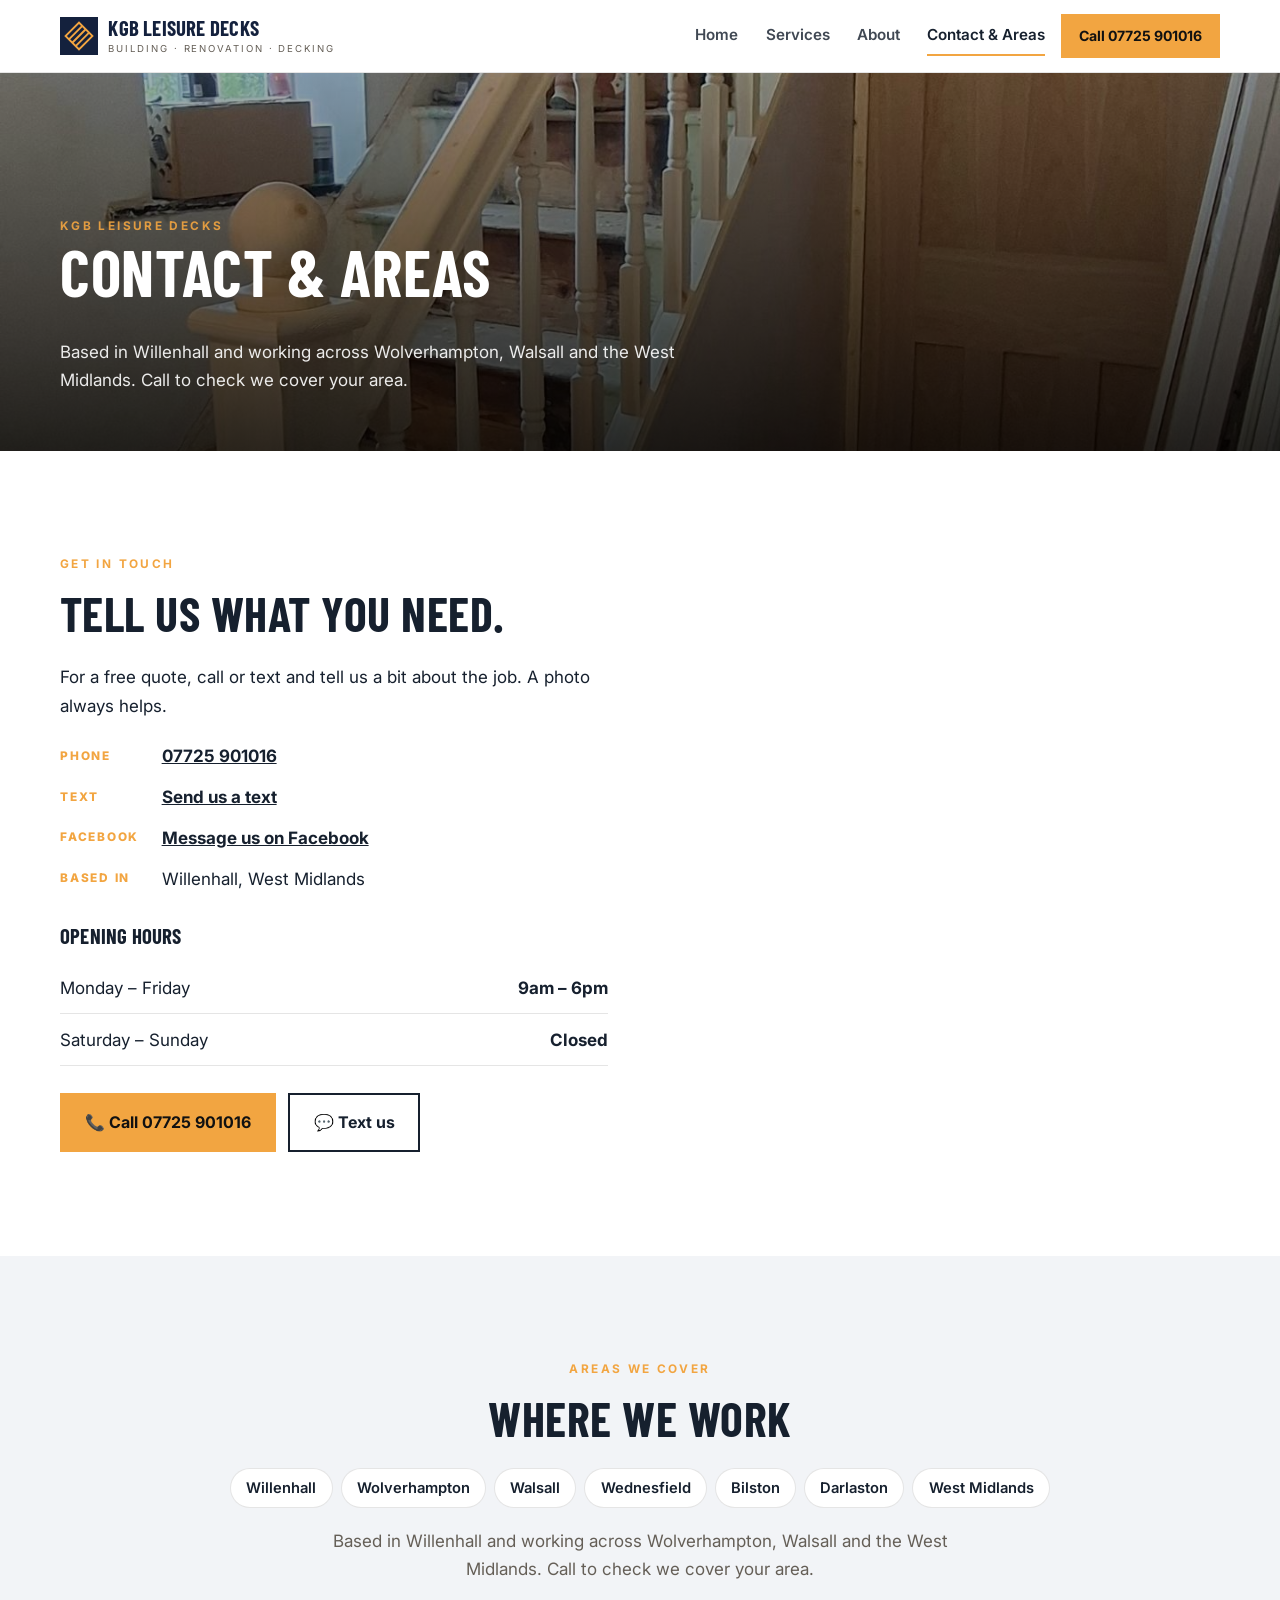
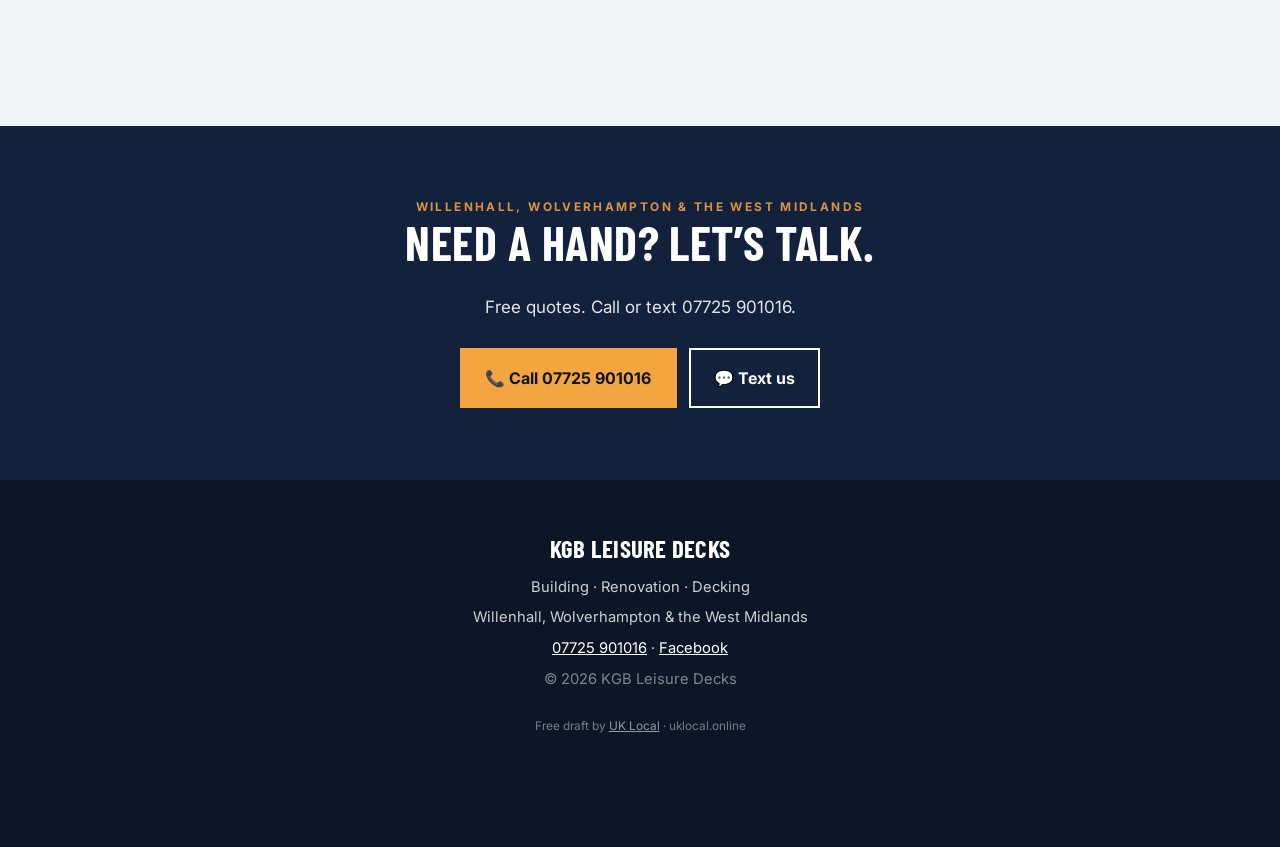
<file: contact.html>
<!doctype html><html lang="en-GB"><head><meta charset="utf-8"><meta name="viewport" content="width=device-width,initial-scale=1">
<title>Contact &amp; areas | KGB Leisure Decks</title><meta name="description" content="Based in Willenhall and working across Wolverhampton, Walsall and the West Midlands. Call to check we cover your area."><meta name="robots" content="noindex, nofollow"><meta name="theme-color" content="#14213d">
<meta property="og:title" content="KGB Leisure Decks | Willenhall, West Midlands"><meta property="og:description" content="Based in Willenhall and working across Wolverhampton, Walsall and the West Midlands. Call to check we cover your area."><meta property="og:image" content="https://kgbleisuredecks.uklocal.online/assets/images/garden-deck.jpg">
<link rel="icon" href="data:image/svg+xml,%3Csvg%20viewBox%3D%220%200%2040%2040%22%20xmlns%3D%22http%3A//www.w3.org/2000/svg%22%3E%3Crect%20width%3D%2240%22%20height%3D%2240%22%20fill%3D%22%2314213d%22/%3E%3Cg%20transform%3D%22rotate%2845%2020%2020%29%22%20fill%3D%22none%22%20stroke%3D%22%23f2a541%22%20stroke-width%3D%222%22%3E%3Crect%20x%3D%2210%22%20y%3D%2210%22%20width%3D%2220%22%20height%3D%2220%22/%3E%3Cpath%20d%3D%22M15%2010v20M20%2010v20M25%2010v20%22/%3E%3C/g%3E%3C/svg%3E">
<link rel="preconnect" href="https://fonts.googleapis.com"><link rel="preconnect" href="https://fonts.gstatic.com" crossorigin>
<link href="https://fonts.googleapis.com/css2?family=Barlow+Condensed:wght@400;600;700;800&family=Inter:wght@400;500;600;700;800&display=swap" rel="stylesheet"><link rel="stylesheet" href="css/styles.css"></head><body>
<header class="nav"><div class="wrap nav-in"><a class="brand" href="index.html"><svg viewBox="0 0 40 40" aria-hidden="true"><rect width="40" height="40" fill="var(--a)"/><g transform="rotate(45 20 20)" fill="none" stroke="var(--b)" stroke-width="2"><rect x="10" y="10" width="20" height="20"/><path d="M15 10v20M20 10v20M25 10v20"/></g></svg><span><b>KGB Leisure Decks</b><small>Building · Renovation · Decking</small></span></a>
<nav class="links" id="links"><a href="index.html">Home</a><a href="services.html">Services</a><a href="about.html">About</a><a href="contact.html" class=on>Contact &amp; Areas</a></nav><a class="btn sm" href="tel:+447725901016">Call 07725 901016</a><button class="burger" id="burger" aria-label="Menu"><span></span><span></span><span></span></button></div></header><main><section class="phero"><img src="assets/images/staircase-new.jpg" alt=""><div class="shade"></div><div class="wrap rv"><p class="eyebrow">KGB Leisure Decks</p><h1>Contact &amp; areas</h1><p>Based in Willenhall and working across Wolverhampton, Walsall and the West Midlands. Call to check we cover your area.</p></div></section>
<section class="s"><div class="wrap two" style="align-items:start"><div class="rv"><p class="eyebrow">Get in touch</p><h2>Tell us what you need.</h2><p>For a free quote, call or text and tell us a bit about the job. A photo always helps.</p>
<dl class="info"><dt>Phone</dt><dd><a href="tel:+447725901016">07725 901016</a></dd><dt>Text</dt><dd><a href="sms:+447725901016">Send us a text</a></dd><dt>Facebook</dt><dd><a href="https://www.facebook.com/kgbleisure/" rel="noopener">Message us on Facebook</a></dd><dt>Based in</dt><dd>Willenhall, West Midlands</dd></dl><h3 style="margin-top:2rem">Opening hours</h3><table class="hours"><tr><td>Monday – Friday</td><td>9am – 6pm</td></tr><tr><td>Saturday – Sunday</td><td>Closed</td></tr></table>
<div class="cta"><a class="btn" href="tel:+447725901016">📞 Call 07725 901016</a><a class="btn ghost" href="sms:+447725901016">💬 Text us</a></div></div><div class="map rv"><iframe title="Map: Willenhall, West Midlands" loading="lazy" referrerpolicy="no-referrer-when-downgrade" src="https://www.google.com/maps?q=Willenhall%2C+West+Midlands%2C+UK&z=12&output=embed"></iframe></div></div></section>
<section class="s alt"><div class="wrap"><p class="eyebrow center">Areas we cover</p><h2 class="center">Where we work</h2><div class="chips" style="justify-content:center"><span>Willenhall</span><span>Wolverhampton</span><span>Walsall</span><span>Wednesfield</span><span>Bilston</span><span>Darlaston</span><span>West Midlands</span></div><p class="center sub">Based in Willenhall and working across Wolverhampton, Walsall and the West Midlands. Call to check we cover your area.</p></div></section><section class="band"><div class="wrap rv"><p class="eyebrow">Willenhall, Wolverhampton &amp; the West Midlands</p><h2>Need a hand? Let’s talk.</h2><p>Free quotes. Call or text 07725 901016.</p>
<div class="cta"><a class="btn" href="tel:+447725901016">📞 Call 07725 901016</a><a class="btn ghost" style="color:#fff" href="sms:+447725901016">💬 Text us</a></div></div></section></main>
<footer class="foot"><div class="wrap"><b>KGB Leisure Decks</b><p>Building · Renovation · Decking</p><p>Willenhall, Wolverhampton &amp; the West Midlands</p>
<p><a href="tel:+447725901016">07725 901016</a> · <a href="https://www.facebook.com/kgbleisure/" rel="noopener">Facebook</a></p><p style="opacity:.6">© 2026 KGB Leisure Decks</p>
<p class="ex">Free draft by <a href="https://uklocal.online">UK Local</a> · uklocal.online</p></div></footer>
<div class="mbar"><a class="call" href="tel:+447725901016">📞 Call</a><a href="sms:+447725901016">💬 Text</a><a href="contact.html">📍 Areas</a></div>
<div class="lb" id="lb"><button aria-label="Close">×</button><img alt=""><p></p></div><script src="js/main.js"></script></body></html>
</file>
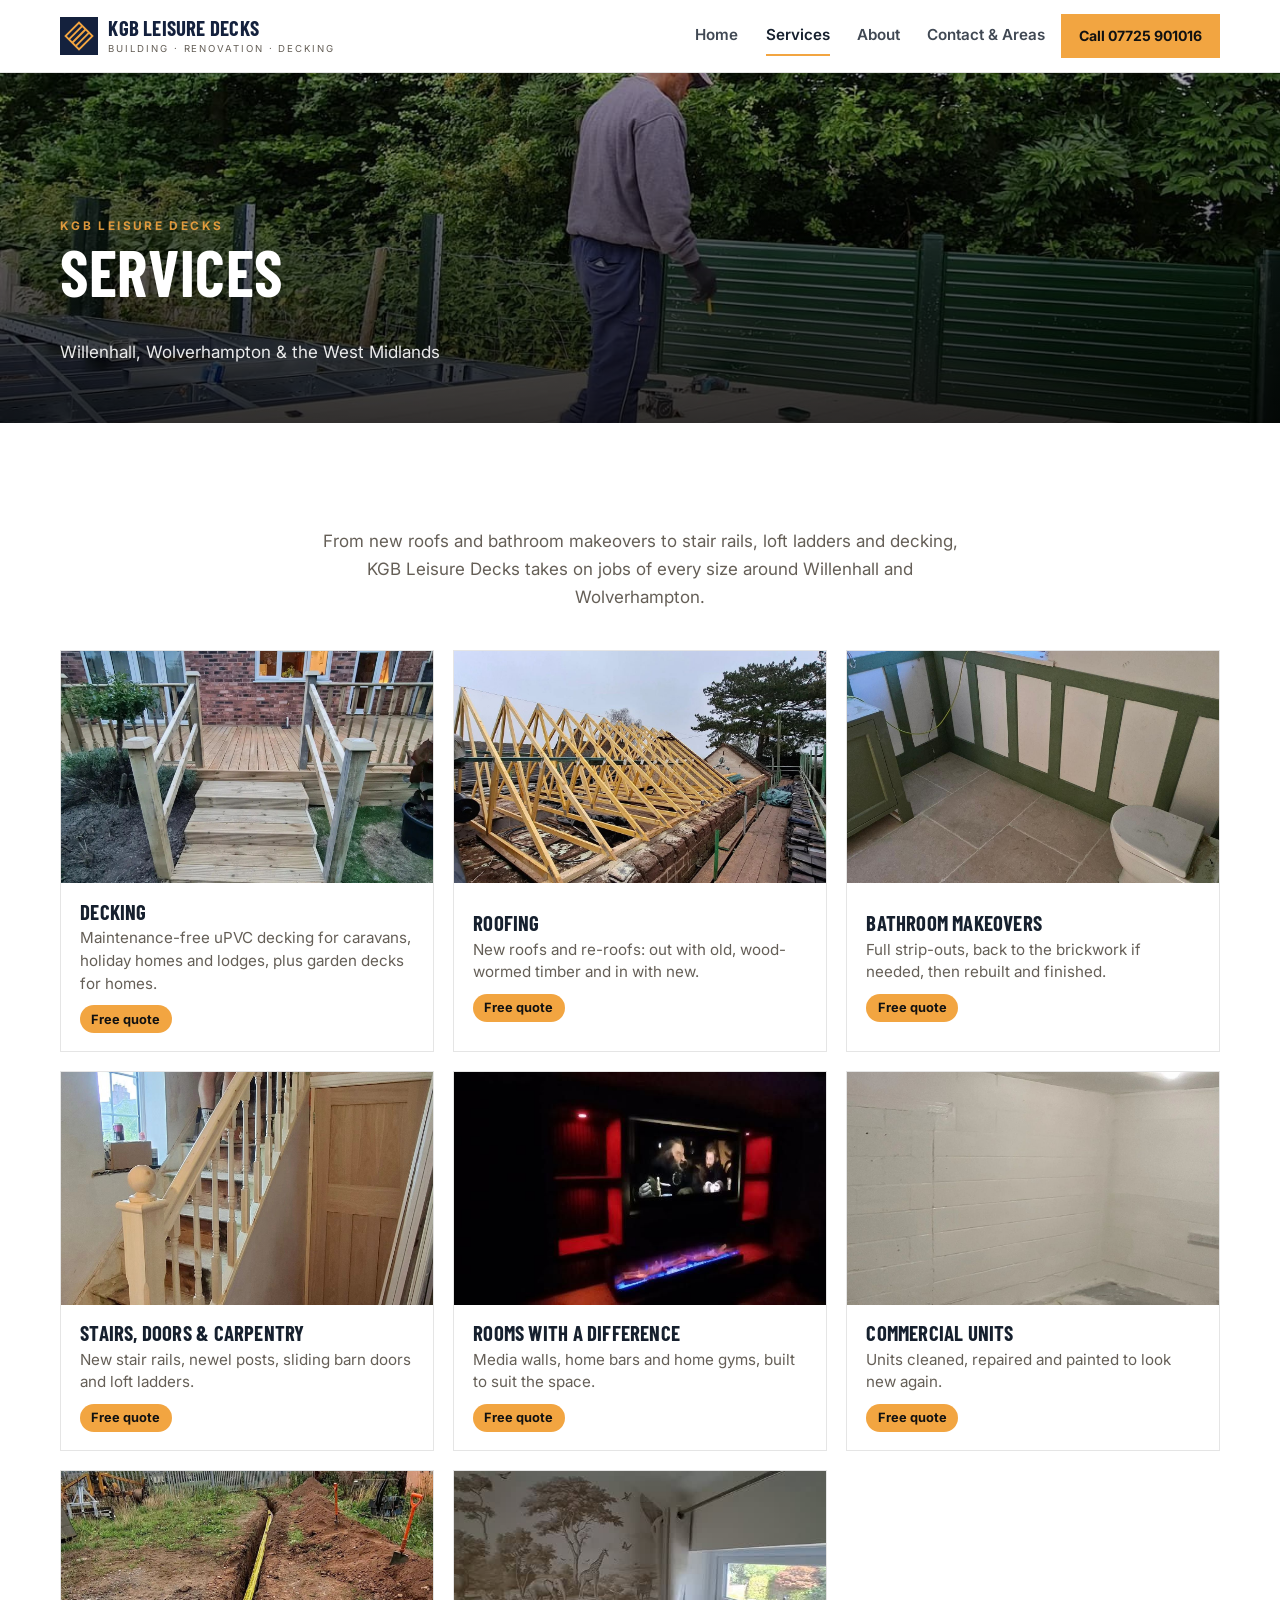
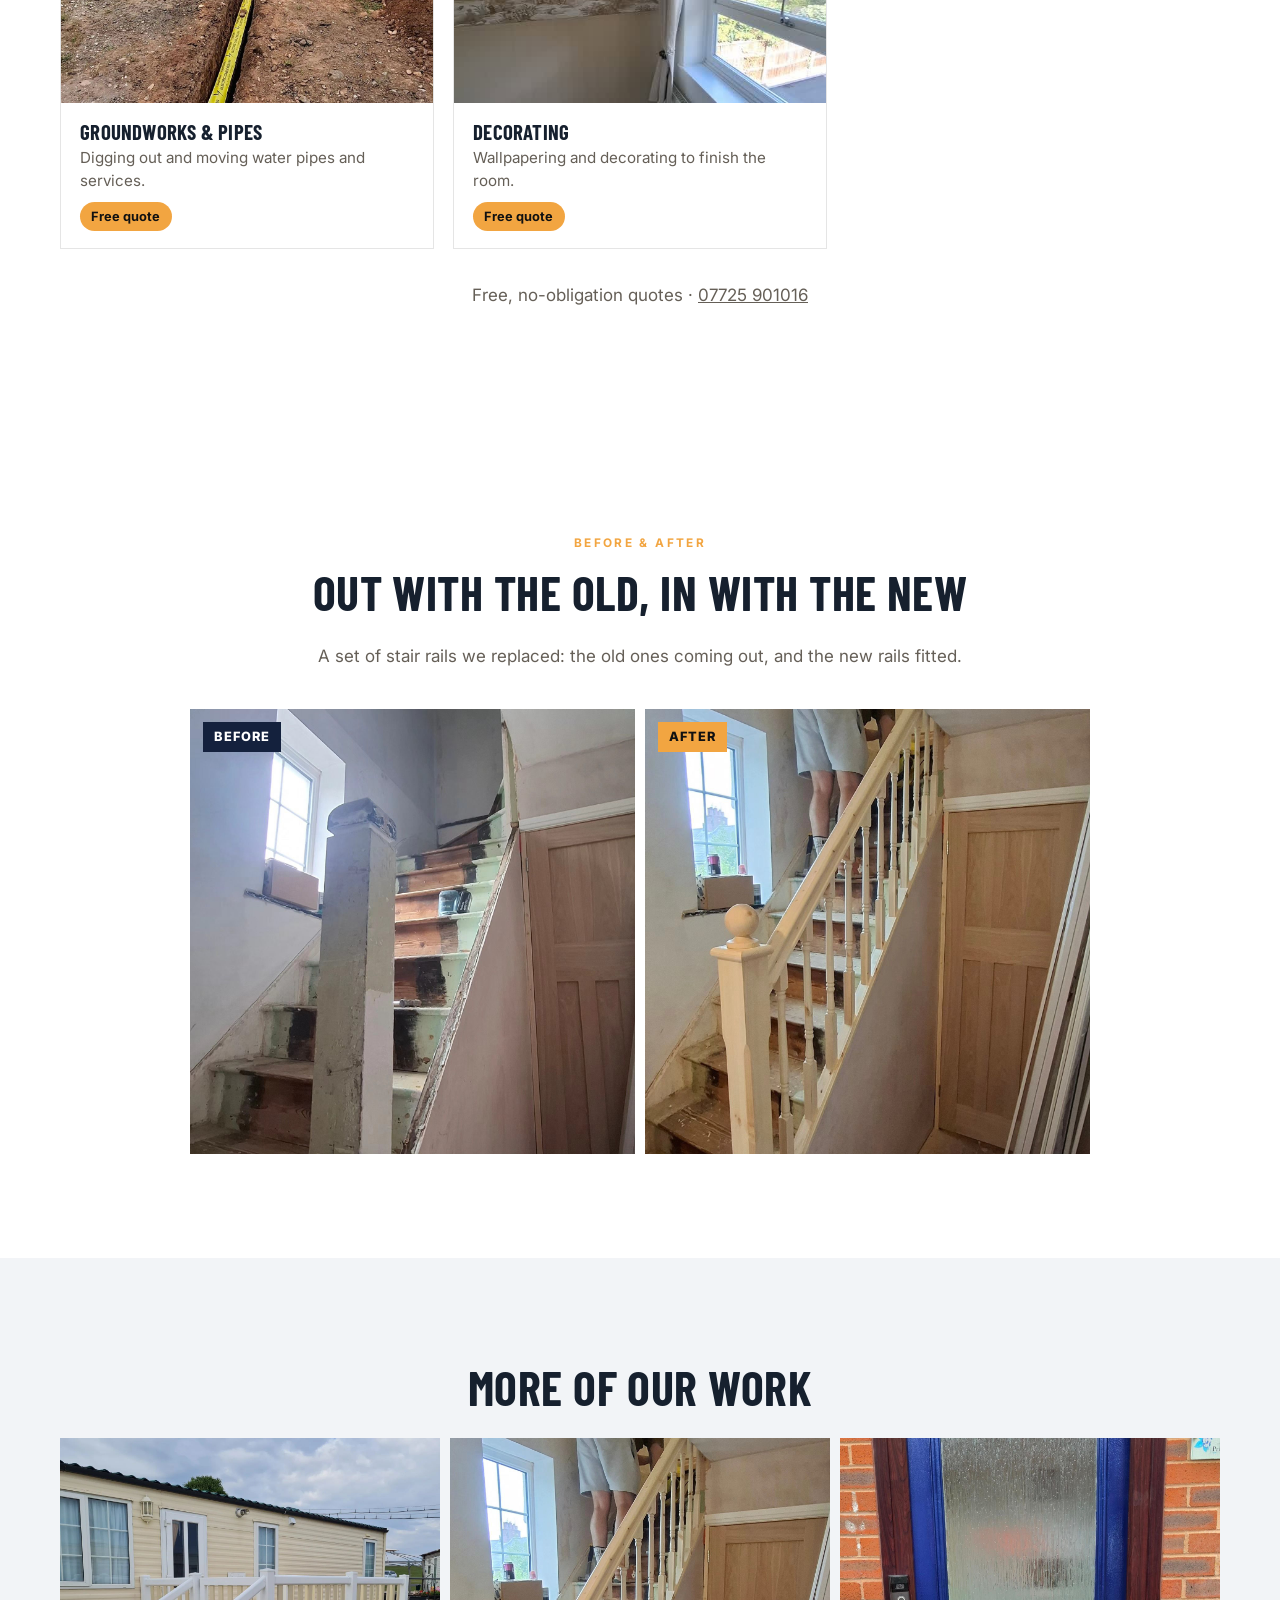
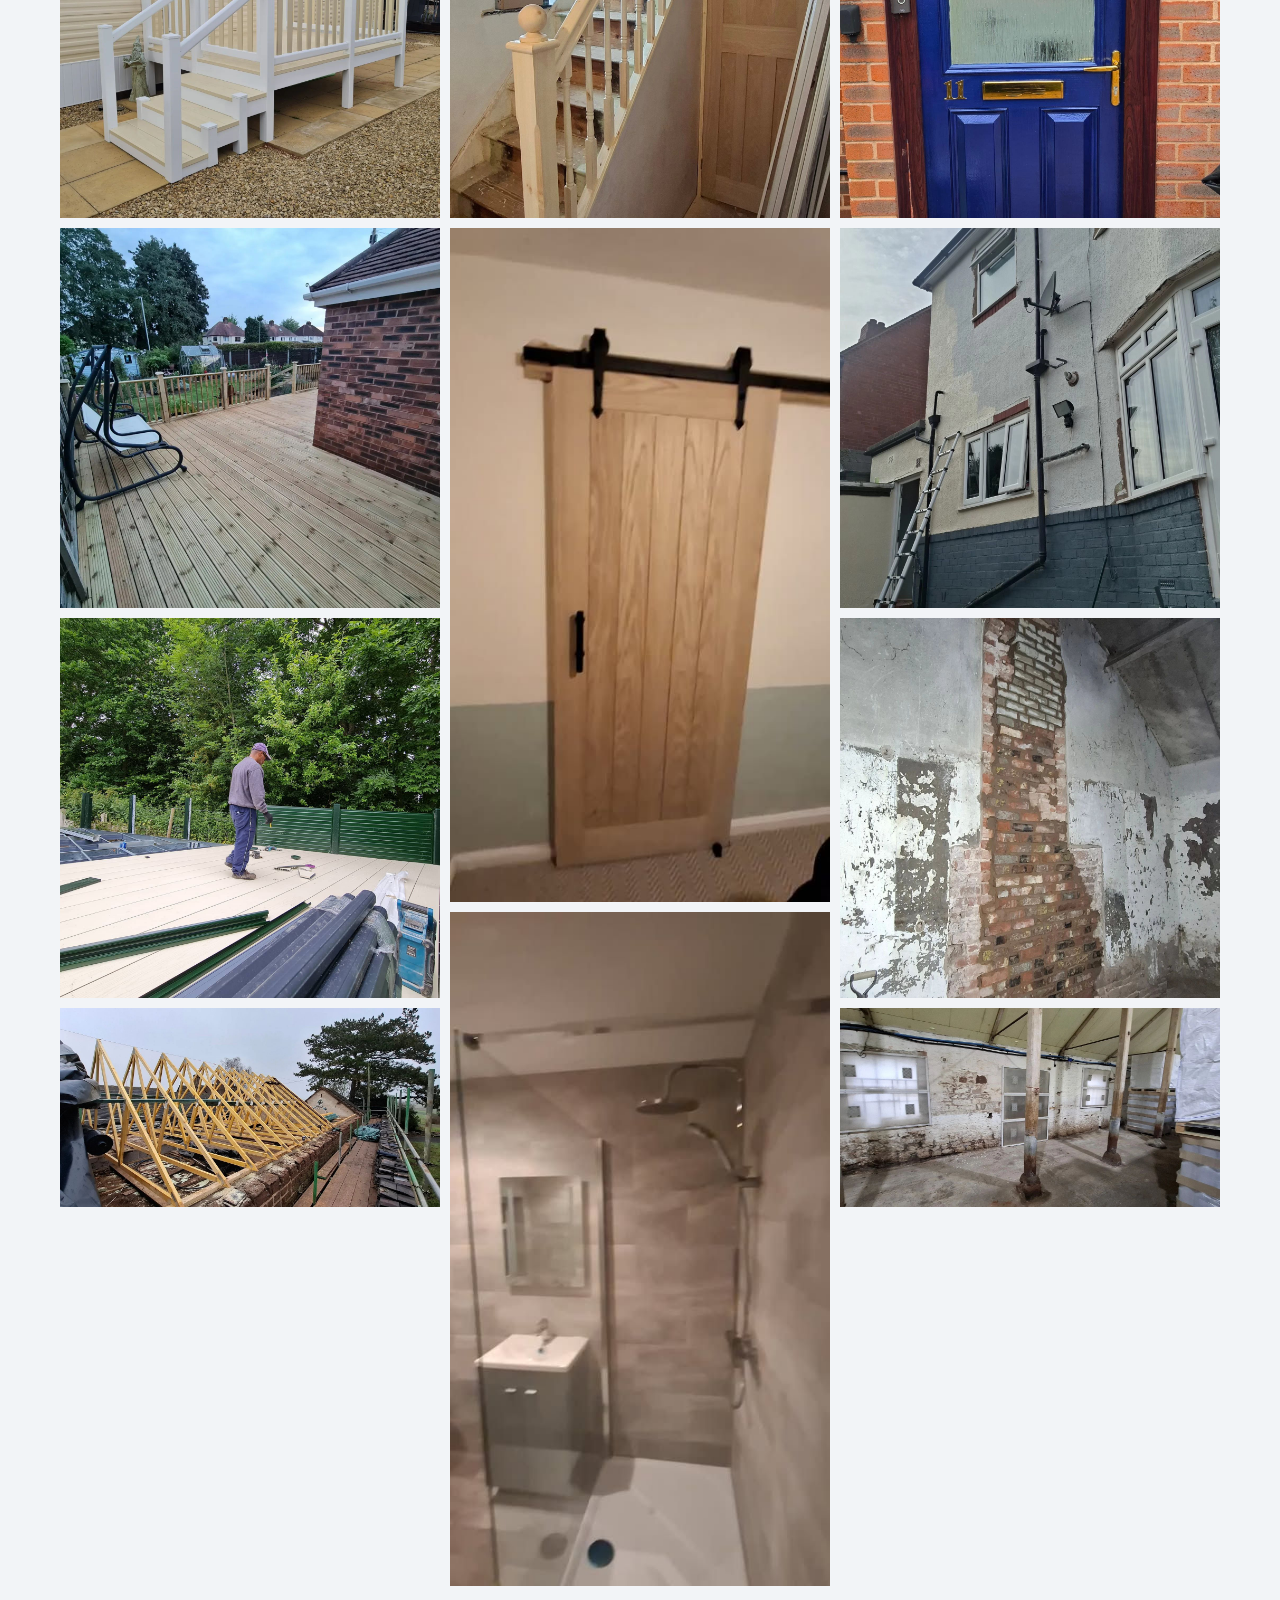
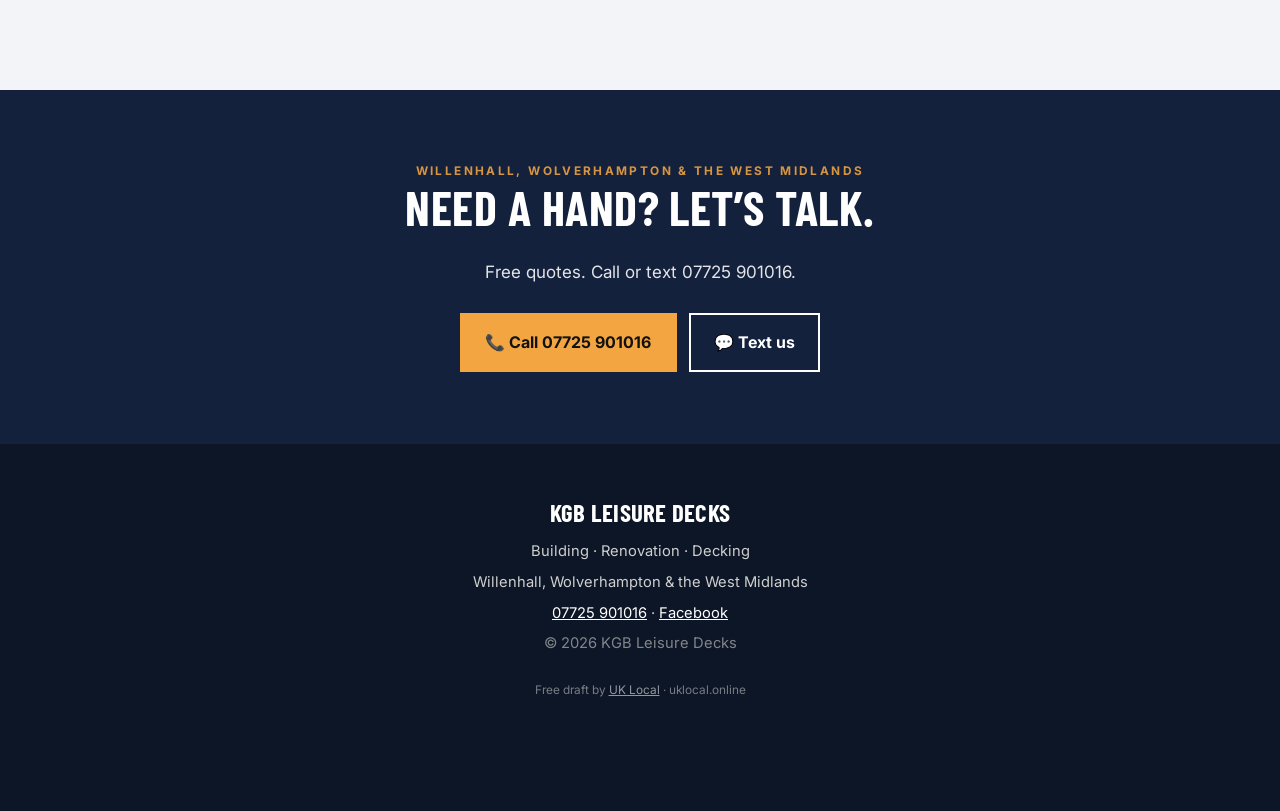
<file: services.html>
<!doctype html><html lang="en-GB"><head><meta charset="utf-8"><meta name="viewport" content="width=device-width,initial-scale=1">
<title>Services | KGB Leisure Decks</title><meta name="description" content="From new roofs and bathroom makeovers to stair rails, loft ladders and decking, KGB Leisure Decks takes on jobs of every size around Willenhall and Wolverhampton."><meta name="robots" content="noindex, nofollow"><meta name="theme-color" content="#14213d">
<meta property="og:title" content="KGB Leisure Decks | Willenhall, West Midlands"><meta property="og:description" content="From new roofs and bathroom makeovers to stair rails, loft ladders and decking, KGB Leisure Decks takes on jobs of every size around Willenhall and Wolverhampton."><meta property="og:image" content="https://kgbleisuredecks.uklocal.online/assets/images/garden-deck.jpg">
<link rel="icon" href="data:image/svg+xml,%3Csvg%20viewBox%3D%220%200%2040%2040%22%20xmlns%3D%22http%3A//www.w3.org/2000/svg%22%3E%3Crect%20width%3D%2240%22%20height%3D%2240%22%20fill%3D%22%2314213d%22/%3E%3Cg%20transform%3D%22rotate%2845%2020%2020%29%22%20fill%3D%22none%22%20stroke%3D%22%23f2a541%22%20stroke-width%3D%222%22%3E%3Crect%20x%3D%2210%22%20y%3D%2210%22%20width%3D%2220%22%20height%3D%2220%22/%3E%3Cpath%20d%3D%22M15%2010v20M20%2010v20M25%2010v20%22/%3E%3C/g%3E%3C/svg%3E">
<link rel="preconnect" href="https://fonts.googleapis.com"><link rel="preconnect" href="https://fonts.gstatic.com" crossorigin>
<link href="https://fonts.googleapis.com/css2?family=Barlow+Condensed:wght@400;600;700;800&family=Inter:wght@400;500;600;700;800&display=swap" rel="stylesheet"><link rel="stylesheet" href="css/styles.css"></head><body>
<header class="nav"><div class="wrap nav-in"><a class="brand" href="index.html"><svg viewBox="0 0 40 40" aria-hidden="true"><rect width="40" height="40" fill="var(--a)"/><g transform="rotate(45 20 20)" fill="none" stroke="var(--b)" stroke-width="2"><rect x="10" y="10" width="20" height="20"/><path d="M15 10v20M20 10v20M25 10v20"/></g></svg><span><b>KGB Leisure Decks</b><small>Building · Renovation · Decking</small></span></a>
<nav class="links" id="links"><a href="index.html">Home</a><a href="services.html" class=on>Services</a><a href="about.html">About</a><a href="contact.html">Contact &amp; Areas</a></nav><a class="btn sm" href="tel:+447725901016">Call 07725 901016</a><button class="burger" id="burger" aria-label="Menu"><span></span><span></span><span></span></button></div></header><main><section class="phero"><img src="assets/images/deck-build.jpg" alt=""><div class="shade"></div><div class="wrap rv"><p class="eyebrow">KGB Leisure Decks</p><h1>Services</h1><p>Willenhall, Wolverhampton &amp; the West Midlands</p></div></section>
<section class="s"><div class="wrap"><p class="center sub">From new roofs and bathroom makeovers to stair rails, loft ladders and decking, KGB Leisure Decks takes on jobs of every size around Willenhall and Wolverhampton.</p><div class="svcs big"><article class="svc rv"><img src="assets/images/deck-steps.jpg" alt="Deck steps and handrails" loading="lazy"><div><h3>Decking</h3><p>Maintenance-free uPVC decking for caravans, holiday homes and lodges, plus garden decks for homes.</p><span class="price">Free quote</span></div></article><article class="svc rv"><img src="assets/images/roof-trusses.jpg" alt="New roof trusses going on" loading="lazy"><div><h3>Roofing</h3><p>New roofs and re-roofs: out with old, wood-wormed timber and in with new.</p><span class="price">Free quote</span></div></article><article class="svc rv"><img src="assets/images/bathroom-panelling.jpg" alt="Bathroom makeover with green panelling" loading="lazy"><div><h3>Bathroom makeovers</h3><p>Full strip-outs, back to the brickwork if needed, then rebuilt and finished.</p><span class="price">Free quote</span></div></article><article class="svc rv"><img src="assets/images/staircase-new.jpg" alt="New stair rails fitted" loading="lazy"><div><h3>Stairs, doors &amp; carpentry</h3><p>New stair rails, newel posts, sliding barn doors and loft ladders.</p><span class="price">Free quote</span></div></article><article class="svc rv"><img src="assets/images/media-wall.jpg" alt="Media wall with fire and lighting" loading="lazy"><div><h3>Rooms with a difference</h3><p>Media walls, home bars and home gyms, built to suit the space.</p><span class="price">Free quote</span></div></article><article class="svc rv"><img src="assets/images/unit-after.jpg" alt="Commercial unit cleaned and painted" loading="lazy"><div><h3>Commercial units</h3><p>Units cleaned, repaired and painted to look new again.</p><span class="price">Free quote</span></div></article><article class="svc rv"><img src="assets/images/groundworks.jpg" alt="Groundworks: moving the water pipes" loading="lazy"><div><h3>Groundworks &amp; pipes</h3><p>Digging out and moving water pipes and services.</p><span class="price">Free quote</span></div></article><article class="svc rv"><img src="assets/images/wallpaper.jpg" alt="Feature wallpaper going up" loading="lazy"><div><h3>Decorating</h3><p>Wallpapering and decorating to finish the room.</p><span class="price">Free quote</span></div></article></div>
<p class="center" style="margin-top:2rem;color:var(--mut)">Free, no-obligation quotes · <a href="tel:+447725901016">07725 901016</a></p></div></section><section class="s"><div class="wrap"><p class="eyebrow center">Before &amp; after</p><h2 class="center">Out with the old, in with the new</h2><p class="center sub">A set of stair rails we replaced: the old ones coming out, and the new rails fitted.</p><div class="ba rv"><figure><img src="assets/images/stairs-before.jpg" alt="Old stair rails coming out" loading="lazy"><figcaption>Before</figcaption></figure><figure><img src="assets/images/staircase-new.jpg" alt="New stair rails fitted" loading="lazy"><figcaption>After</figcaption></figure></div></div></section>
<section class="s alt"><div class="wrap"><h2 class="center">More of our work</h2><div class="gal rv"><a href="assets/images/caravan-deck.jpg" data-lb="uPVC deck and steps on a holiday caravan"><img src="assets/images/caravan-deck.jpg" alt="uPVC deck and steps on a holiday caravan" loading="lazy"></a><a href="assets/images/deck-boards.jpg" data-lb="New decking boards and balustrade"><img src="assets/images/deck-boards.jpg" alt="New decking boards and balustrade" loading="lazy"></a><a href="assets/images/deck-build.jpg" data-lb="Deck build in progress"><img src="assets/images/deck-build.jpg" alt="Deck build in progress" loading="lazy"></a><a href="assets/images/roof-trusses.jpg" data-lb="New roof trusses going on"><img src="assets/images/roof-trusses.jpg" alt="New roof trusses going on" loading="lazy"></a><a href="assets/images/staircase-new.jpg" data-lb="New stair rails fitted"><img src="assets/images/staircase-new.jpg" alt="New stair rails fitted" loading="lazy"></a><a href="assets/images/barn-door.jpg" data-lb="Oak-effect sliding barn door"><img src="assets/images/barn-door.jpg" alt="Oak-effect sliding barn door" loading="lazy"></a><a href="assets/images/shower-room.jpg" data-lb="Walk-in shower room"><img src="assets/images/shower-room.jpg" alt="Walk-in shower room" loading="lazy"></a><a href="assets/images/front-door.jpg" data-lb="New blue composite front door"><img src="assets/images/front-door.jpg" alt="New blue composite front door" loading="lazy"></a><a href="assets/images/render.jpg" data-lb="Exterior render and new downpipes"><img src="assets/images/render.jpg" alt="Exterior render and new downpipes" loading="lazy"></a><a href="assets/images/bathroom-brick.jpg" data-lb="Bathroom stripped back to brick"><img src="assets/images/bathroom-brick.jpg" alt="Bathroom stripped back to brick" loading="lazy"></a><a href="assets/images/unit-before.jpg" data-lb="Commercial unit before"><img src="assets/images/unit-before.jpg" alt="Commercial unit before" loading="lazy"></a></div></div></section><section class="band"><div class="wrap rv"><p class="eyebrow">Willenhall, Wolverhampton &amp; the West Midlands</p><h2>Need a hand? Let’s talk.</h2><p>Free quotes. Call or text 07725 901016.</p>
<div class="cta"><a class="btn" href="tel:+447725901016">📞 Call 07725 901016</a><a class="btn ghost" style="color:#fff" href="sms:+447725901016">💬 Text us</a></div></div></section></main>
<footer class="foot"><div class="wrap"><b>KGB Leisure Decks</b><p>Building · Renovation · Decking</p><p>Willenhall, Wolverhampton &amp; the West Midlands</p>
<p><a href="tel:+447725901016">07725 901016</a> · <a href="https://www.facebook.com/kgbleisure/" rel="noopener">Facebook</a></p><p style="opacity:.6">© 2026 KGB Leisure Decks</p>
<p class="ex">Free draft by <a href="https://uklocal.online">UK Local</a> · uklocal.online</p></div></footer>
<div class="mbar"><a class="call" href="tel:+447725901016">📞 Call</a><a href="sms:+447725901016">💬 Text</a><a href="contact.html">📍 Areas</a></div>
<div class="lb" id="lb"><button aria-label="Close">×</button><img alt=""><p></p></div><script src="js/main.js"></script></body></html>
</file>
<file: css/styles.css>
:root{--bg:#ffffff;--fg:#16202e;--a:#14213d;--b:#f2a541;--c:#f2f4f7;--r:0px;--f1:'Barlow Condensed',Georgia,serif;--f2:'Inter',system-ui,sans-serif;--mut:#655f57;--card:#fff;--line:rgba(0,0,0,.1)}
*{box-sizing:border-box}html{scroll-behavior:smooth}body{margin:0;background:var(--bg);color:var(--fg);font-family:var(--f2);line-height:1.65;-webkit-font-smoothing:antialiased;font-size:17px}
img{max-width:100%;display:block}a{color:inherit}.wrap{width:min(100% - 2.5rem,1160px);margin:auto}
h1,h2,h3{font-family:var(--f1);line-height:1.08;margin:0 0 .5em;font-weight:700;text-transform:uppercase;letter-spacing:.01em}h2{font-size:clamp(1.9rem,4.2vw,3rem)}h3{font-size:1.3rem}
.eyebrow{text-transform:uppercase;letter-spacing:.2em;font-size:.74rem;font-weight:700;color:var(--b);margin:0 0 .8rem;font-family:var(--f2)}.center{text-align:center}.sub{color:var(--mut);max-width:660px}.center.sub{margin:0 auto 2.4rem}
.nav{position:sticky;top:0;z-index:40;background:rgba(255,255,255,.92);backdrop-filter:blur(12px);-webkit-backdrop-filter:blur(12px);border-bottom:1px solid var(--line)}.nav-in{display:flex;align-items:center;gap:1rem;height:72px}
.brand{text-decoration:none;display:flex;align-items:center;gap:.65rem;margin-right:auto;min-width:0}.brand svg{width:38px;height:38px;flex:none}.brand span{display:flex;flex-direction:column;line-height:1;min-width:0}.brand b{font-family:var(--f1);font-size:1.3rem;color:var(--a);font-weight:700;text-transform:uppercase;letter-spacing:.01em;white-space:nowrap;overflow:hidden;text-overflow:ellipsis}.brand small{font-size:.6rem;letter-spacing:.2em;text-transform:uppercase;color:var(--mut);margin-top:5px;white-space:nowrap}
.links{display:flex;gap:1.7rem}.links a{text-decoration:none;font-weight:600;font-size:.95rem;opacity:.82;padding:6px 0;border-bottom:2px solid transparent}.links a:hover,.links a.on{opacity:1;border-color:var(--b)}
.btn{display:inline-flex;align-items:center;justify-content:center;gap:.45rem;text-decoration:none;font-weight:700;padding:.9rem 1.45rem;border-radius:var(--r);background:var(--b);color:#111;border:2px solid var(--b);transition:.25s;font-family:var(--f2);font-size:1rem;cursor:pointer}.btn:hover{transform:translateY(-2px);filter:brightness(1.07)}.btn.ghost{background:transparent;color:inherit;border-color:currentColor}.btn.sm{padding:.55rem 1rem;font-size:.88rem}.btn.alt{background:var(--a);border-color:var(--a);color:#fff}
.burger{display:none;background:none;border:0;width:44px;height:44px;cursor:pointer;color:inherit;padding:0;flex:none}.burger span{display:block;height:2px;background:currentColor;margin:7px 9px;transition:.3s}
@media(max-width:880px){.links{position:fixed;inset:72px 0 auto 0;flex-direction:column;gap:0;background:var(--bg);padding:.5rem 1.25rem 1.25rem;transform:translateY(-160%);transition:.35s;box-shadow:0 20px 40px rgba(0,0,0,.2)}.links.open{transform:none}.links a{padding:14px 0;border-bottom:1px solid var(--line);font-size:1.05rem}.burger{display:block}.nav .btn.sm{display:none}}
.badges{display:flex;flex-wrap:wrap;gap:.5rem;margin-top:1.8rem}.badges span{font-size:.8rem;font-weight:600;padding:.42rem .9rem;border-radius:99px;background:rgba(255,255,255,.14);border:1px solid rgba(255,255,255,.32);backdrop-filter:blur(6px)}
.cta{display:flex;flex-wrap:wrap;gap:.75rem;margin-top:1.7rem}
/* hero: full */
.hero{position:relative;overflow:hidden}.hero.full{color:#fff;min-height:clamp(560px,88vh,840px);display:flex;align-items:flex-end}.hero.full .bgimg{position:absolute;inset:0;width:100%;height:100%;object-fit:cover;animation:kb 20s ease-out both}@keyframes kb{from{transform:scale(1.12)}to{transform:scale(1)}}
.hero.full .shade{position:absolute;inset:0;background:linear-gradient(180deg,rgba(20,16,10,.15),rgba(20,16,10,.35) 45%,rgba(20,16,10,.88))}.hero.full .hero-in{position:relative;max-width:760px;padding:10rem 0 4.5rem}
.hero h1{font-size:clamp(2.6rem,7vw,5rem);margin-bottom:.55rem}.hero h1 em{font-style:normal;color:var(--b)}.hero .lead{font-size:1.14rem;opacity:.94;max-width:610px;margin:0}
/* hero: block */
.hero.block{background:var(--a);color:#fff}.hero.block .grid2{display:grid;grid-template-columns:1.05fr 1fr;min-height:clamp(560px,82vh,780px)}.hero.block .hero-in{padding:4rem clamp(1.25rem,5vw,4.5rem) 4rem max(1.25rem,calc((100vw - 1160px)/2));align-self:center}.hero.block .pic{position:relative;min-height:340px}.hero.block .pic img{position:absolute;inset:0;width:100%;height:100%;object-fit:cover}.hero.block .pic .tag{position:absolute;left:0;bottom:2rem;background:var(--b);color:#111;font-weight:800;padding:.75rem 1.2rem;font-size:.95rem;text-transform:uppercase;letter-spacing:.05em}
.statbar{background:var(--b);color:#111}.statbar .wrap{display:grid;grid-template-columns:repeat(3,1fr);gap:1rem;padding:1.3rem 0}.statbar b{display:block;font-family:var(--f1);font-size:1.9rem;line-height:1;text-transform:uppercase;letter-spacing:.01em}.statbar span{font-size:.88rem;font-weight:600}
/* hero: split */
.hero.split{background:radial-gradient(circle at 80% 20%,rgba(46,196,182,.16),transparent 55%),var(--bg)}.hero.split .grid2{display:grid;grid-template-columns:1fr 1fr;align-items:center;gap:3rem;min-height:clamp(560px,84vh,780px);padding:3rem 0}
.hero.split .pic{position:relative;height:clamp(440px,70vh,640px)}.hero.split .pic img{position:absolute;object-fit:cover;border-radius:var(--r);box-shadow:0 30px 70px rgba(0,0,0,.45)}.hero.split .p1{top:0;right:0;width:74%;height:82%}.hero.split .p2{left:0;bottom:0;width:50%;height:52%;border:5px solid var(--bg)}
.hcard{position:absolute;right:4%;bottom:4%;background:var(--b);color:#062a27;border-radius:var(--r);padding:.95rem 1.25rem;box-shadow:0 18px 40px rgba(0,0,0,.35);font-size:.9rem;line-height:1.35;font-weight:600}.hcard b{display:block;font-family:var(--f1);font-size:1.15rem}
.hero.split h1{font-size:clamp(2.3rem,4.6vw,3.9rem)}.hero.split .badges span{background:rgba(255,255,255,.06);border-color:rgba(255,255,255,.14)}
/* hero: framed */
.hero.framed{padding:1.2rem 0 0}.hero.framed .frame{position:relative;border-radius:calc(var(--r)*2);overflow:hidden;min-height:clamp(560px,82vh,760px);display:flex;align-items:flex-end}.hero.framed .frame>img{position:absolute;inset:0;width:100%;height:100%;object-fit:cover}.hero.framed .frame:after{content:'';position:absolute;inset:0;background:linear-gradient(90deg,rgba(15,17,19,.82),rgba(15,17,19,.25) 70%)}
.hero.framed .hero-in{position:relative;z-index:2;color:#fff;max-width:700px;padding:3rem clamp(1.4rem,5vw,3.5rem)}.hero.framed .chip{position:absolute;z-index:2;top:1.4rem;right:1.4rem;background:#fff;color:var(--fg);border-radius:99px;padding:.55rem 1rem;font-weight:800;font-size:.9rem;box-shadow:0 10px 30px rgba(0,0,0,.25)}.hero.framed .chip i{color:var(--b);font-style:normal}
@media(max-width:880px){.hero.block .grid2,.hero.split .grid2{grid-template-columns:1fr}.hero.block .pic{order:-1;min-height:280px}.hero.block .hero-in{padding:2.6rem 1.25rem 3rem}.hero.split .grid2{gap:2rem;min-height:0;padding:2rem 0 3rem}.hero.split .pic{height:380px;order:-1}.statbar .wrap{grid-template-columns:1fr;gap:.6rem}.statbar b{font-size:1.5rem;display:inline;margin-right:.4rem}.hero.framed .frame{min-height:600px}.hero.framed .frame:after{background:linear-gradient(180deg,rgba(15,17,19,.2),rgba(15,17,19,.88) 60%)}}
section.s{padding:clamp(4rem,9vw,6.5rem) 0}.alt{background:var(--c)}.two{display:grid;grid-template-columns:1fr 1fr;gap:clamp(2rem,5vw,4.5rem);align-items:center}@media(max-width:880px){.two{grid-template-columns:1fr}}
.stack{position:relative;min-height:460px;margin:0}.stack img{position:absolute;object-fit:cover;border-radius:var(--r);box-shadow:0 24px 50px rgba(0,0,0,.22)}.stack .a1{left:0;top:0;width:72%;height:80%}.stack .a2{right:0;bottom:0;width:52%;height:56%;border:6px solid var(--bg)}
.alt .stack .a2{border-color:var(--c)}
.ticks{list-style:none;padding:0;margin:1.2rem 0 0}.ticks li{padding:.45rem 0 .45rem 1.9rem;position:relative}.ticks li:before{content:'';position:absolute;left:0;top:.95rem;width:11px;height:11px;border-radius:50%;background:var(--b)}
.feats{display:grid;grid-template-columns:repeat(auto-fit,minmax(250px,1fr));gap:1.2rem}.feat{position:relative;border-radius:var(--r);overflow:hidden;aspect-ratio:3/4;color:#fff;text-decoration:none}.feat img{position:absolute;inset:0;width:100%;height:100%;object-fit:cover;transition:.6s}.feat:hover img{transform:scale(1.05)}.feat div{position:absolute;inset:auto 0 0 0;padding:4rem 1.3rem 1.3rem;background:linear-gradient(transparent,rgba(0,0,0,.88))}.feat h3{margin:0 0 .25rem;color:#fff}.feat p{margin:0;font-size:.93rem;opacity:.9}.feat .price{display:inline-block;margin-top:.6rem;font-size:.8rem;font-weight:700;background:var(--b);color:#111;padding:.2rem .65rem;border-radius:99px}
@media(max-width:880px){.feat{aspect-ratio:4/3}}
.svcs{display:grid;grid-template-columns:repeat(auto-fit,minmax(320px,1fr));gap:1.2rem}.svc{display:grid;grid-template-columns:130px 1fr;background:var(--card);border:1px solid var(--line);border-radius:var(--r);overflow:hidden;transition:.25s}.svc:hover{transform:translateY(-4px);box-shadow:0 14px 30px rgba(0,0,0,.12)}.svc img{width:100%;height:100%;object-fit:cover;min-height:130px}.svc div{padding:1.1rem 1.2rem}.svc h3{margin:0 0 .25rem}.svc p{margin:0;color:var(--mut);font-size:.95rem;line-height:1.5}.svc .price{display:inline-block;margin-top:.6rem;background:var(--b);color:#111;font-weight:700;font-size:.8rem;padding:.22rem .7rem;border-radius:99px}
.svcs.big .svc{grid-template-columns:1fr}.svcs.big .svc img{aspect-ratio:16/10;height:auto}
.glass{display:grid;grid-template-columns:repeat(auto-fit,minmax(300px,1fr));gap:1.2rem}.gl{background:linear-gradient(160deg,rgba(255,255,255,.07),rgba(255,255,255,.02));border:1px solid var(--line);border-radius:var(--r);overflow:hidden}.gl img{width:100%;aspect-ratio:16/11;object-fit:cover}.gl div{padding:1.2rem 1.3rem 1.4rem}.gl h3{margin:0 0 .3rem}.gl p{margin:0;color:var(--mut);font-size:.95rem}.gl .price{display:inline-block;margin-top:.7rem;color:var(--b);font-weight:700;font-size:.85rem}
.rows{display:grid;gap:1rem}.row{display:grid;grid-template-columns:64px 1fr auto;gap:1.1rem;align-items:center;padding:1.2rem 1.3rem;border:1px solid var(--line);border-radius:var(--r);background:var(--card)}.row .ic{width:64px;height:64px;border-radius:var(--r);object-fit:cover}.row h3{margin:0;font-size:1.2rem}.row p{margin:.15rem 0 0;color:var(--mut);font-size:.94rem;line-height:1.45}.row .price{font-weight:800;color:var(--b);white-space:nowrap}@media(max-width:600px){.row{grid-template-columns:56px 1fr}.row .ic{width:56px;height:56px}.row .price{grid-column:2}}
.ptable{max-width:620px;margin:2.4rem auto 0;background:var(--card);border-radius:var(--r);border:2px solid var(--b);overflow:hidden}.ptable h3{margin:0;background:var(--b);color:#fff;padding:1rem 1.4rem;font-size:1.15rem}.ptable ul{list-style:none;margin:0;padding:.4rem 1.4rem}.ptable li{display:flex;justify-content:space-between;padding:.8rem 0;border-bottom:1px dashed var(--line);font-weight:600}.ptable li:last-child{border:0}.ptable li b{color:var(--b);font-size:1.15rem}.ptable p{margin:0;padding:0 1.4rem 1.1rem;color:var(--mut);font-size:.85rem}
.steps{display:grid;grid-template-columns:repeat(3,1fr);gap:1.2rem;counter-reset:s}.step{background:var(--card);border-radius:var(--r);padding:1.6rem;border:1px solid var(--line);border-top:4px solid var(--b)}.step:before{counter-increment:s;content:counter(s);display:grid;place-items:center;width:46px;height:46px;border-radius:50%;background:var(--a);color:#fff;font-family:var(--f1);font-size:1.4rem;font-weight:700;margin-bottom:.8rem}.step h3{margin:0 0 .3rem}.step p{margin:0;color:var(--mut)}@media(max-width:880px){.steps{grid-template-columns:1fr}}
.chips{display:flex;flex-wrap:wrap;gap:.5rem;margin:1.2rem 0}.chips span{background:var(--card);border:1px solid var(--line);border-radius:99px;padding:.42rem .95rem;font-weight:600;font-size:.92rem}
.strip{display:grid;grid-template-columns:2fr 1fr 1fr;grid-auto-rows:230px;gap:10px}.strip a:first-child{grid-row:span 2}.strip img{width:100%;height:100%;object-fit:cover;transition:.4s}.strip a{overflow:hidden;border-radius:var(--r)}.strip a:hover img{transform:scale(1.06)}@media(max-width:700px){.strip{grid-template-columns:1fr 1fr;grid-auto-rows:150px}}
.gal{columns:3 250px;column-gap:10px}.gal a{display:block;margin-bottom:10px;border-radius:var(--r);overflow:hidden;break-inside:avoid;position:relative}.gal img{width:100%;transition:.4s}.gal a:hover img{transform:scale(1.04)}
.ba{display:grid;grid-template-columns:1fr 1fr;gap:10px;max-width:900px;margin:0 auto}.ba figure{margin:0;position:relative;border-radius:var(--r);overflow:hidden}.ba img{width:100%;aspect-ratio:1;object-fit:cover}.ba figcaption{position:absolute;left:.8rem;top:.8rem;background:var(--a);color:#fff;font-weight:800;font-size:.8rem;padding:.3rem .7rem;text-transform:uppercase;letter-spacing:.08em}.ba figure+figure figcaption{background:var(--b);color:#111}
.quotes{display:grid;grid-template-columns:repeat(auto-fit,minmax(270px,1fr));gap:1.2rem}.quotes blockquote{margin:0;padding:1.6rem;background:var(--card);border-radius:var(--r);border:1px solid var(--line);border-top:4px solid var(--b);font-size:1.08rem;line-height:1.5}.quotes .stars{color:var(--b);letter-spacing:.15em;display:block;margin-bottom:.4rem}.quotes cite{display:block;margin-top:.9rem;font-style:normal;font-size:.8rem;color:var(--mut);letter-spacing:.1em;text-transform:uppercase;font-weight:700}
.rates{display:flex;flex-wrap:wrap;justify-content:center;gap:1rem;margin-top:1.8rem}.rate{background:var(--card);border:1px solid var(--line);border-radius:var(--r);padding:1.2rem 1.6rem;text-align:center;min-width:220px}.rate b{display:block;font-family:var(--f1);font-size:2.3rem;color:var(--b);line-height:1.1}.rate span{color:var(--mut);font-size:.9rem;font-weight:600}
.noreview{max-width:620px;margin:0 auto;text-align:center;background:var(--card);border:1px dashed var(--line);border-radius:var(--r);padding:2rem 1.6rem}.noreview p{color:var(--mut);margin:.4rem 0 1.2rem}
.pull{font-family:var(--f1);font-size:clamp(1.3rem,2.6vw,1.75rem);line-height:1.35;border-left:4px solid var(--b);padding-left:1.2rem;margin:1.8rem 0;}.pull small{display:block;font-family:var(--f2);font-size:.78rem;letter-spacing:.12em;text-transform:uppercase;color:var(--mut);margin-top:.6rem;font-style:normal}
.band{background:var(--a);color:#fff;text-align:center;padding:4.5rem 0}.band h2{color:#fff}.band p{opacity:.88;margin:0 auto;max-width:560px}.band .cta{justify-content:center}
.phero{position:relative;color:#fff;padding:9rem 0 3.6rem;overflow:hidden}.phero img{position:absolute;inset:0;width:100%;height:100%;object-fit:cover}.phero .shade{position:absolute;inset:0;background:linear-gradient(180deg,rgba(0,0,0,.3),rgba(0,0,0,.8))}.phero .wrap{position:relative}.phero h1{font-size:clamp(2.3rem,6vw,4rem)}.phero p{opacity:.9;margin:0;max-width:640px}
dl.info{display:grid;grid-template-columns:auto minmax(0,1fr);gap:.8rem 1.4rem;margin:1.4rem 0}dl.info dt{font-weight:800;color:var(--b);text-transform:uppercase;font-size:.74rem;letter-spacing:.15em;padding-top:.3rem}dl.info dd{margin:0;min-width:0;overflow-wrap:anywhere}dl.info a{color:inherit;font-weight:700}
.hours{width:100%;border-collapse:collapse;margin:1rem 0}.hours td{padding:.7rem 0;border-bottom:1px solid var(--line)}.hours td:last-child{text-align:right;font-weight:700}
.map iframe{width:100%;height:460px;border:0;border-radius:var(--r);filter:none}
.foot{background:#0d1626;color:#cfcfcf;padding:3rem 0 6.5rem;text-align:center;font-size:.92rem}.foot b{font-family:var(--f1);font-size:1.55rem;color:#fff;font-weight:700;text-transform:uppercase;letter-spacing:.01em}.foot a{color:#fff}.foot p{margin:.4rem 0}.foot .ex{margin-top:1.6rem;font-size:.74rem;opacity:.55}
.mbar{position:fixed;left:0;right:0;bottom:0;display:none;z-index:50;background:var(--a);box-shadow:0 -6px 20px rgba(0,0,0,.25);padding-bottom:env(safe-area-inset-bottom)}.mbar a{flex:1;text-align:center;color:#fff;text-decoration:none;font-weight:700;padding:15px 4px;font-size:.95rem}.mbar a.call{background:var(--b);color:#111}.mbar a+a{border-left:1px solid rgba(255,255,255,.18)}@media(max-width:880px){.mbar{display:flex}}
.lb{position:fixed;inset:0;background:rgba(0,0,0,.92);display:none;align-items:center;justify-content:center;z-index:99;padding:1rem}.lb.on{display:flex}.lb img{max-height:86vh;max-width:94vw;border-radius:6px}.lb p{position:absolute;bottom:1.2rem;color:#fff;width:100%;text-align:center;margin:0;padding:0 1rem}.lb button{position:absolute;top:1rem;right:1rem;background:none;border:0;color:#fff;font-size:2.4rem;cursor:pointer}
.hero.framed .chip{white-space:nowrap}@media(max-width:880px){.hero.framed .hero-in{padding-top:5rem}}@media(max-width:480px){.brand b{font-size:1.02rem;white-space:normal;line-height:1.12}.brand small{display:none}.brand svg{width:34px;height:34px}}
.rv{opacity:0;transform:translateY(26px);transition:opacity .8s ease,transform .8s ease}.rv.in{opacity:1;transform:none}
@media(prefers-reduced-motion:reduce){.rv{opacity:1;transform:none;transition:none}.hero .bgimg{animation:none}}
</file>
